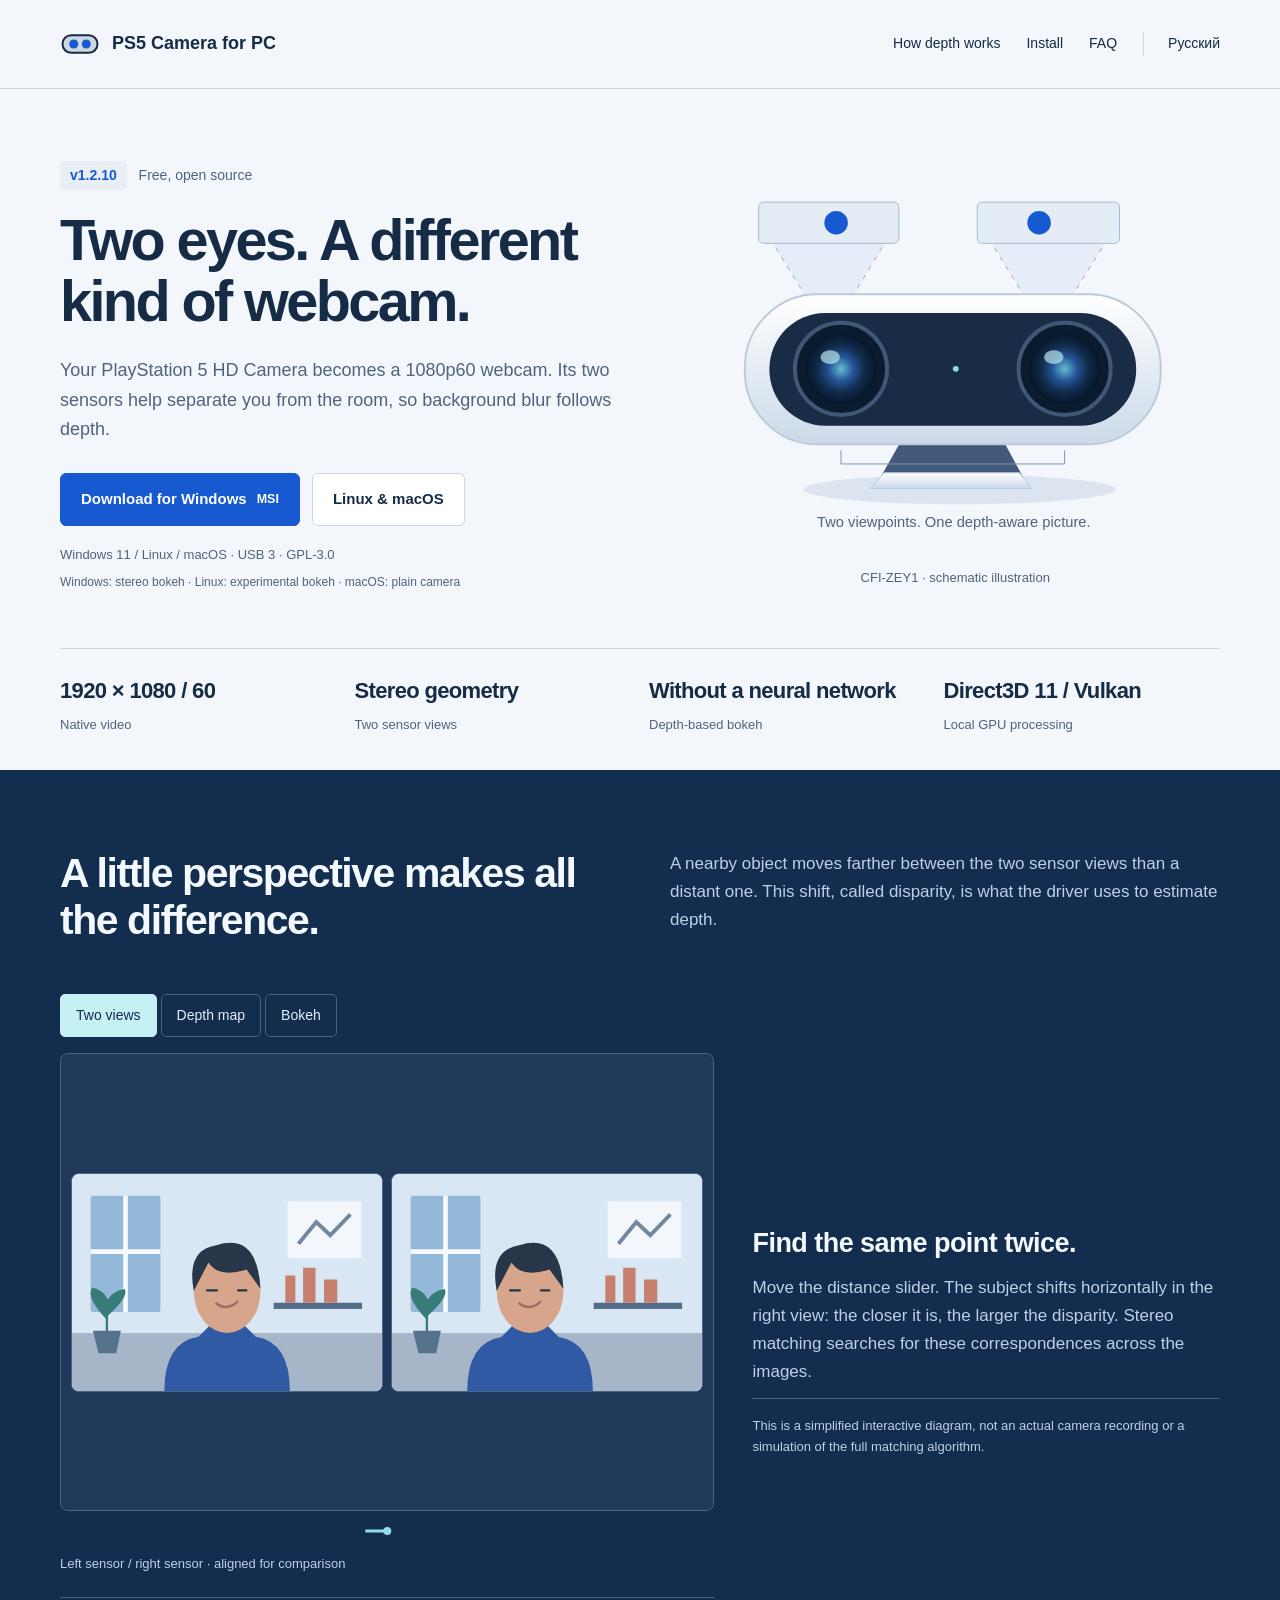
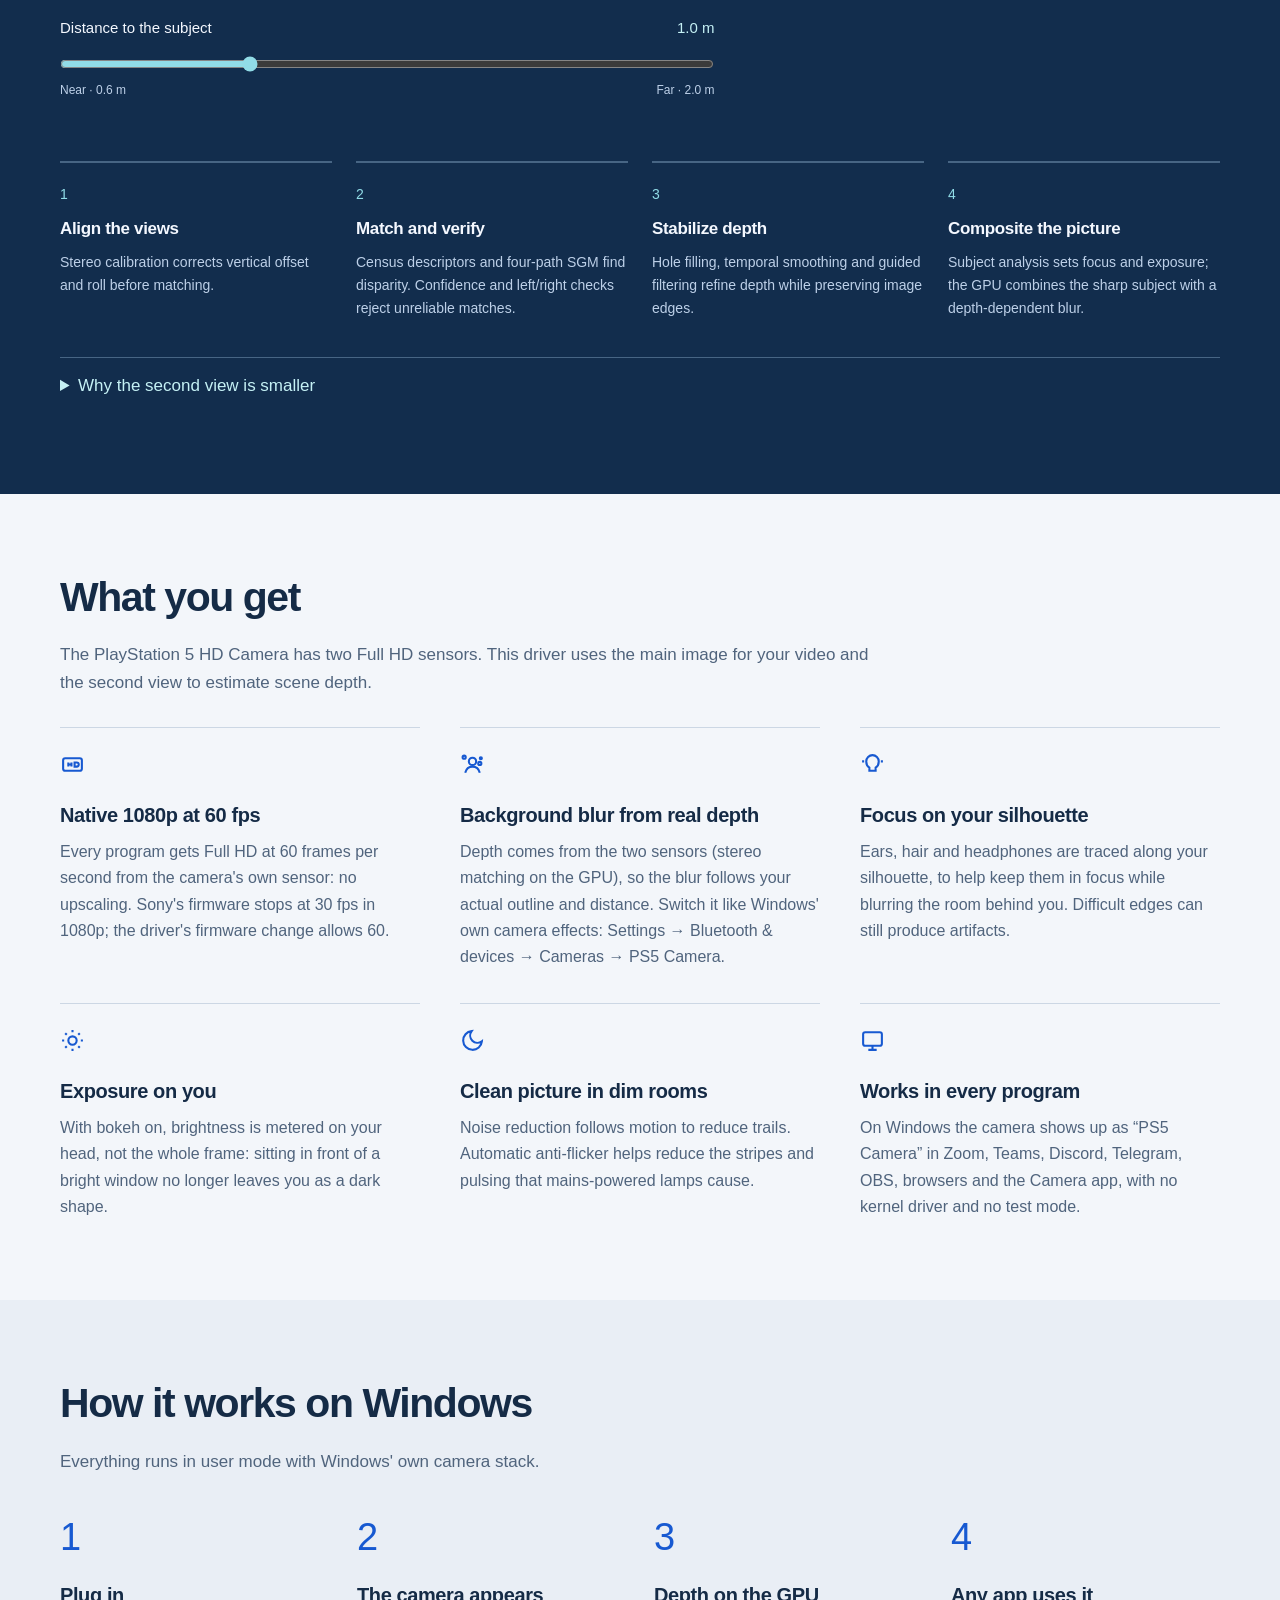
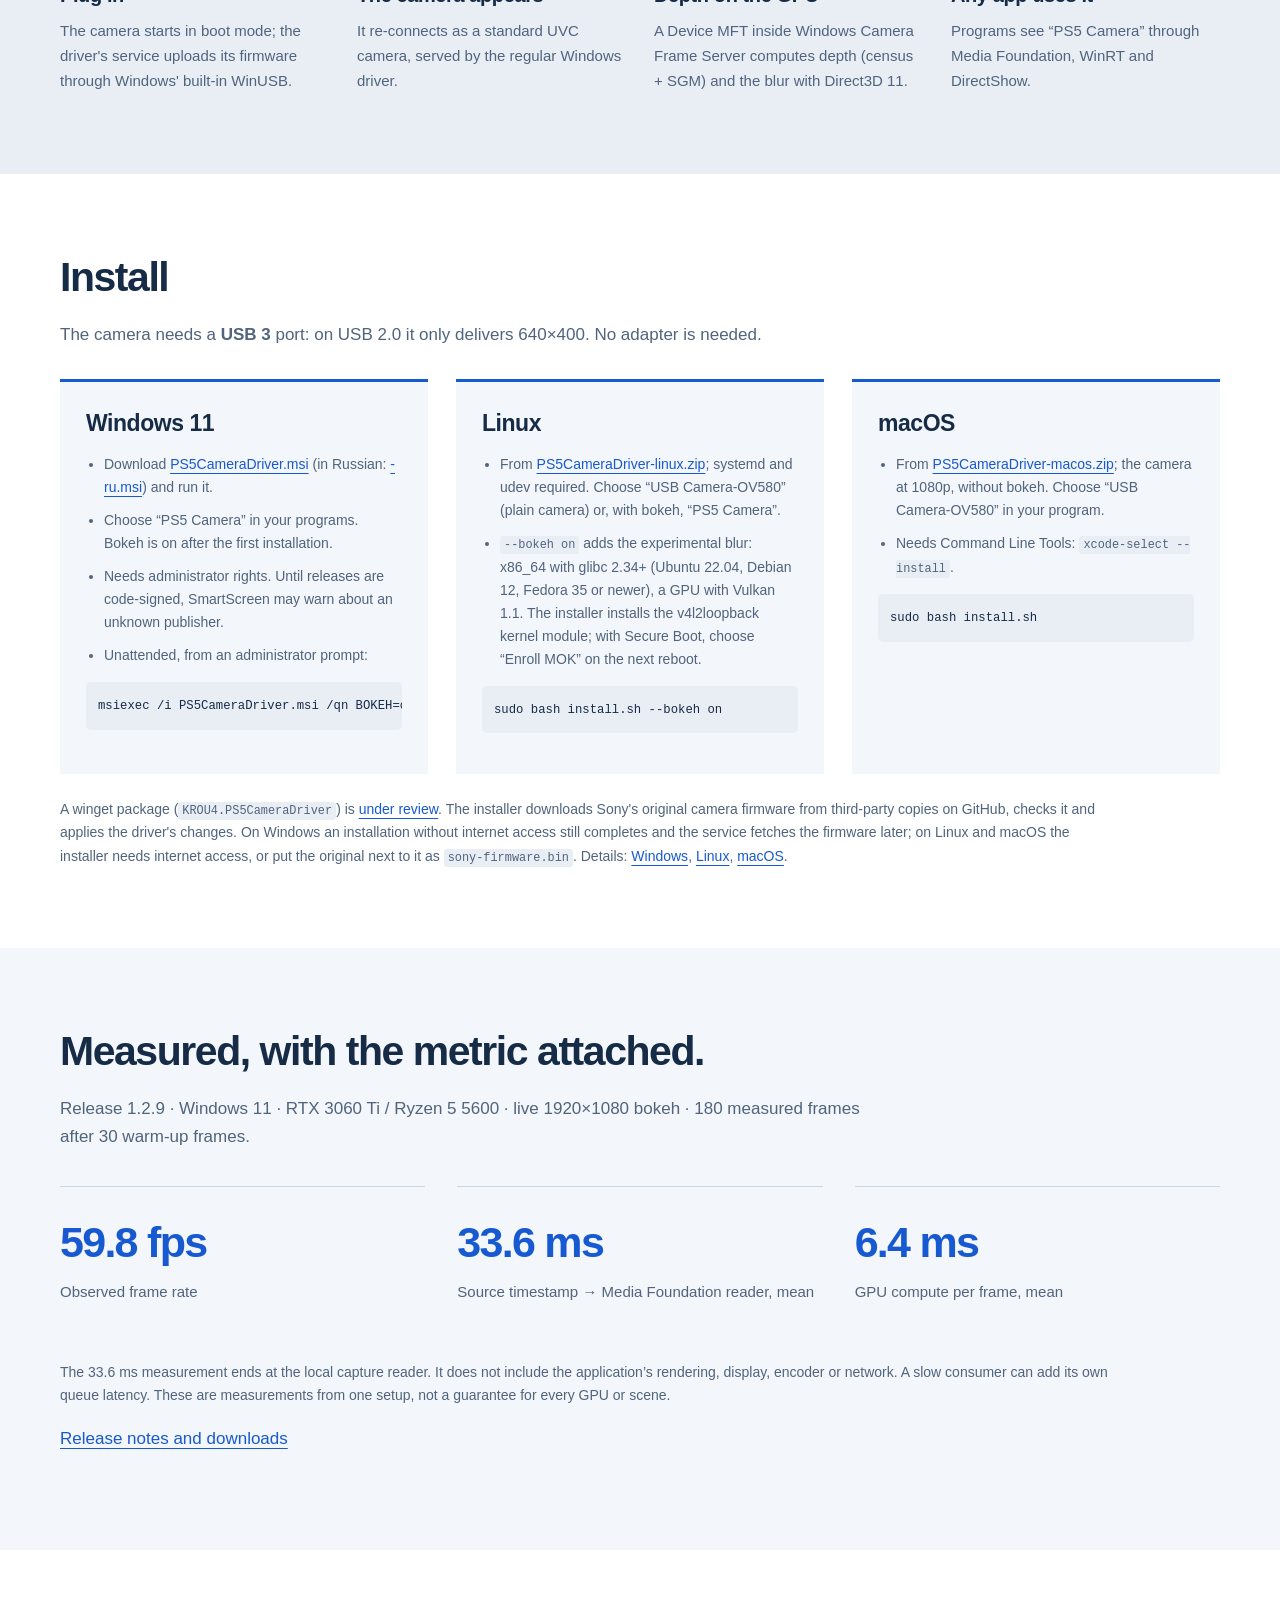
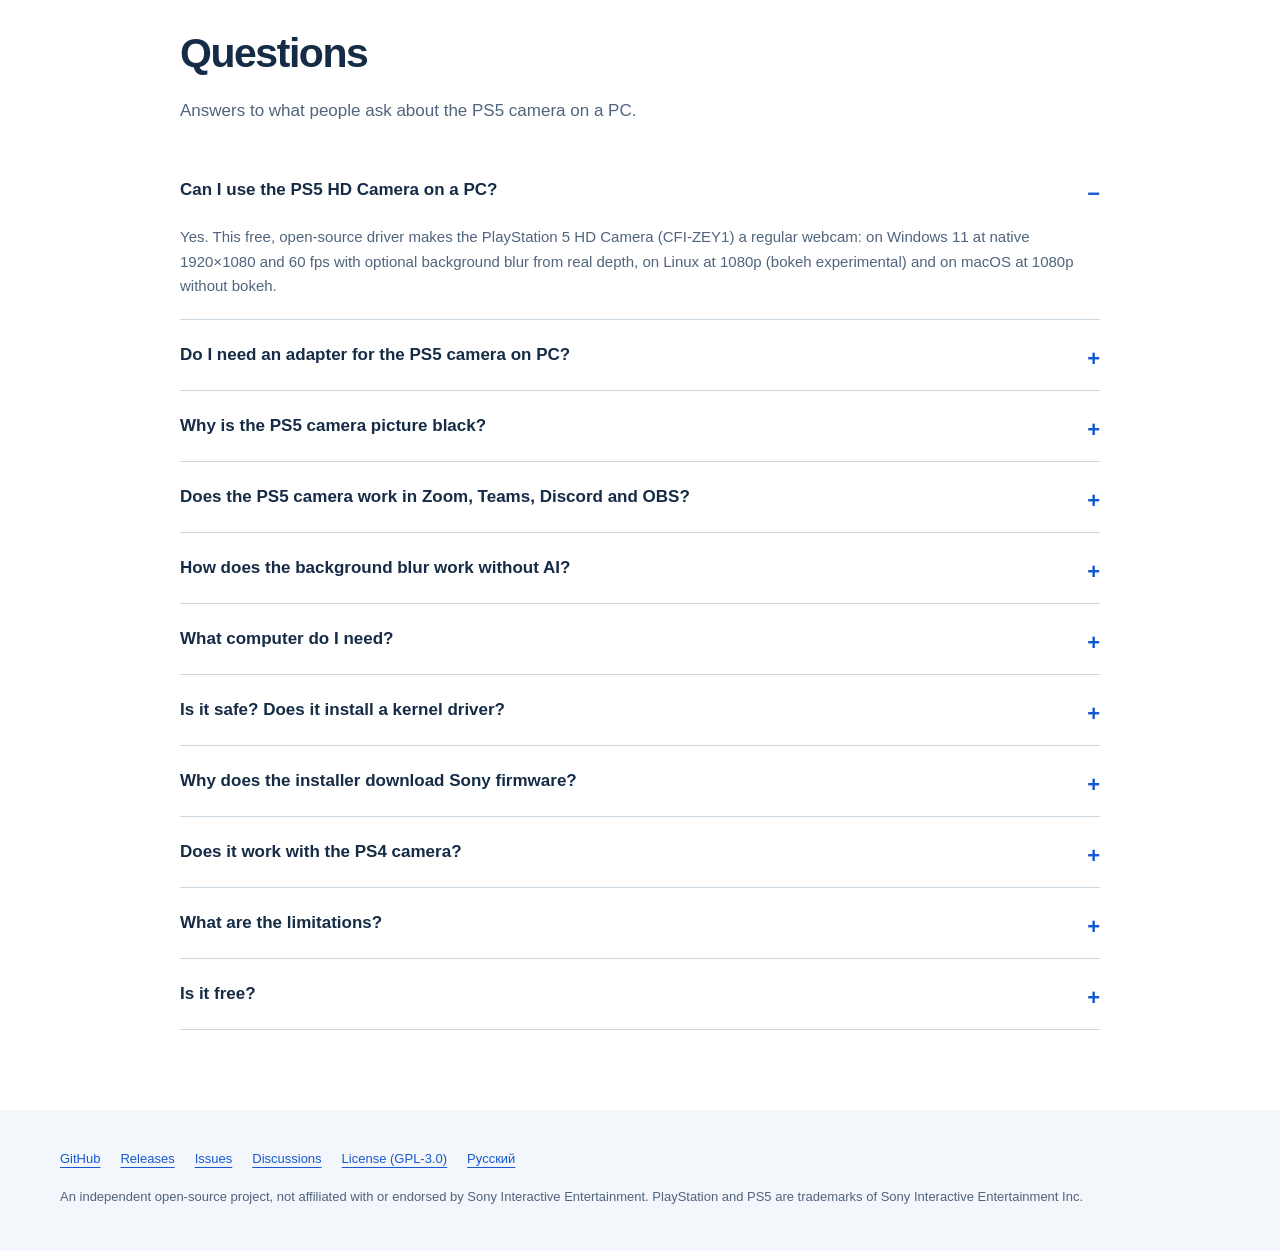
<file: docs/index.html>
<!doctype html>
<html lang="en">
<head>
<meta charset="utf-8">
<meta name="viewport" content="width=device-width, initial-scale=1">
<title>PS5 HD Camera for PC — free 1080p60 webcam driver with depth background blur</title>
<meta name="description" content="Use the PlayStation 5 HD Camera (CFI-ZEY1) as a PC webcam: native 1920x1080 at 60 fps and background blur from real stereo depth on Windows 11, plus Linux and macOS. Free and open source (GPL-3.0).">
<link rel="canonical" href="https://krou4.github.io/PS5CameraDriver/">
<link rel="alternate" hreflang="en" href="https://krou4.github.io/PS5CameraDriver/">
<link rel="alternate" hreflang="ru" href="https://krou4.github.io/PS5CameraDriver/ru/">
<link rel="alternate" hreflang="x-default" href="https://krou4.github.io/PS5CameraDriver/">
<link rel="icon" href="favicon.svg" type="image/svg+xml">
<link rel="stylesheet" href="assets/site.css">
<meta property="og:type" content="website">
<meta property="og:site_name" content="PS5 HD Camera for PC">
<meta property="og:title" content="PS5 HD Camera for PC — 1080p60 webcam with real depth blur">
<meta property="og:description" content="A free, open-source driver that makes the PlayStation 5 HD Camera a regular webcam on Windows 11, Linux and macOS.">
<meta property="og:url" content="https://krou4.github.io/PS5CameraDriver/">
<meta property="og:image" content="https://krou4.github.io/PS5CameraDriver/assets/og.png">
<meta property="og:image:width" content="1200">
<meta property="og:image:height" content="630">
<meta property="og:image:alt" content="PS5 HD Camera as your PC webcam: 1080p at 60 fps and background blur from real depth">
<meta property="og:locale" content="en_US">
<meta property="og:locale:alternate" content="ru_RU">
<meta name="twitter:card" content="summary_large_image">
<script type="application/ld+json">
{
  "@context": "https://schema.org",
  "@type": "SoftwareApplication",
  "name": "PS5 HD Camera for PC",
  "alternateName": ["PS5CameraDriver", "PS5 HD Camera driver"],
  "description": "Driver that makes the PlayStation 5 HD Camera (CFI-ZEY1) a regular webcam: native 1920x1080 at 60 fps and background blur (bokeh) from real stereo depth computed on the GPU. Windows 11, Linux (experimental bokeh) and macOS (no bokeh).",
  "applicationCategory": "MultimediaApplication",
  "applicationSubCategory": "Webcam driver",
  "operatingSystem": "Windows 11, Linux, macOS",
  "url": "https://krou4.github.io/PS5CameraDriver/",
  "downloadUrl": "https://github.com/KROU4/PS5CameraDriver/releases/latest",
  "license": "https://www.gnu.org/licenses/gpl-3.0.html",
  "isAccessibleForFree": true,
  "offers": { "@type": "Offer", "price": "0", "priceCurrency": "USD" },
  "author": { "@type": "Person", "name": "KROU4", "url": "https://github.com/KROU4" },
  "inLanguage": ["en", "ru"]
}
</script>
<script type="application/ld+json">
{
  "@context": "https://schema.org",
  "@type": "FAQPage",
  "inLanguage": "en",
  "mainEntity": [
    {
      "@type": "Question",
      "name": "Can I use the PS5 HD Camera on a PC?",
      "acceptedAnswer": {
        "@type": "Answer",
        "text": "Yes. This free, open-source driver makes the PlayStation 5 HD Camera (CFI-ZEY1) a regular webcam: on Windows 11 at native 1920×1080 and 60 fps with optional background blur from real depth, on Linux at 1080p (bokeh experimental) and on macOS at 1080p without bokeh."
      }
    },
    {
      "@type": "Question",
      "name": "Do I need an adapter for the PS5 camera on PC?",
      "acceptedAnswer": {
        "@type": "Answer",
        "text": "No adapter is needed: plug the camera into a USB 3 port. On a USB 2.0 port the camera only delivers 640×400."
      }
    },
    {
      "@type": "Question",
      "name": "Why is the PS5 camera picture black?",
      "acceptedAnswer": {
        "@type": "Answer",
        "text": "Usually because of the USB connection. The camera's video stream reserves almost the whole bandwidth of a USB 3 link, so behind a hub, a monitor's USB ports or some front-panel ports it may start without delivering a single frame. Plug the camera straight into a USB 3 port of the computer, on a desktop at the back. ps5cam-ctl status shows the camera's USB path, and the driver's log names the cause."
      }
    },
    {
      "@type": "Question",
      "name": "Does the PS5 camera work in Zoom, Teams, Discord and OBS?",
      "acceptedAnswer": {
        "@type": "Answer",
        "text": "Yes, in every program that uses webcams: Zoom, Microsoft Teams, Discord, Telegram, OBS Studio, web browsers and the Windows Camera app. On Windows, and on Linux with bokeh, the camera is called “PS5 Camera”; on macOS and on Linux without bokeh, “USB Camera-OV580”."
      }
    },
    {
      "@type": "Question",
      "name": "How does the background blur work without AI?",
      "acceptedAnswer": {
        "@type": "Answer",
        "text": "The camera has two image sensors. The driver compares the two images with a stereo algorithm (census transform and semi-global matching) on the graphics card, which estimates a lower-resolution disparity field aligned to the full-resolution image, and blurs what lies behind the person like a camera lens with a shallow depth of field. No neural networks are used."
      }
    },
    {
      "@type": "Question",
      "name": "What computer do I need?",
      "acceptedAnswer": {
        "@type": "Answer",
        "text": "On Windows: Windows 11, a USB 3 port and a graphics card with Direct3D 11; integrated graphics count. Processing runs on the GPU; speed depends on the graphics card, scene and settings. Current release measurements are in the performance section. On Linux the bokeh needs Vulkan 1.1; the plain camera on Linux and macOS needs no GPU."
      }
    },
    {
      "@type": "Question",
      "name": "Is it safe? Does it install a kernel driver?",
      "acceptedAnswer": {
        "@type": "Answer",
        "text": "On Windows there is no kernel code and no test mode. The effect runs in user mode as a Device MFT inside Windows Camera Frame Server, and the camera's boot mode uses Windows' built-in WinUSB driver: the installer adds a certificate created on your computer to the trusted stores to install that driver package and deletes its private key right away, so nothing else can be signed with it. On Windows nothing is sent over the network except the firmware download. On Linux the bokeh uses the v4l2loopback kernel module, which the installer installs. The source code is public under GPL-3.0."
      }
    },
    {
      "@type": "Question",
      "name": "Why does the installer download Sony firmware?",
      "acceptedAnswer": {
        "@type": "Answer",
        "text": "The camera needs firmware every time it is plugged in. Sony's firmware is not redistributed: the installer downloads the original image from third-party copies on GitHub, checks its SHA-256 and applies the driver's 90-byte change (1080p at 60 fps, the depth mode, automatic exposure). On Windows an installation without internet access still completes and the service fetches the firmware later; on Linux and macOS the installer needs internet access or the original placed next to it as sony-firmware.bin."
      }
    },
    {
      "@type": "Question",
      "name": "Does it work with the PS4 camera?",
      "acceptedAnswer": {
        "@type": "Answer",
        "text": "No. The driver is for the PlayStation 5 HD Camera (CFI-ZEY1) only. The PS4 camera is a different device and is not supported, even through a USB adapter."
      }
    },
    {
      "@type": "Question",
      "name": "What are the limitations?",
      "acceptedAnswer": {
        "@type": "Answer",
        "text": "One program uses the camera at a time, as with any webcam. The camera measures depth from about half a metre: anything closer is blurred unevenly. Bokeh on Linux is experimental, and macOS has no bokeh (it would need a camera system extension, which macOS only runs with an Apple developer signature)."
      }
    },
    {
      "@type": "Question",
      "name": "Is it free?",
      "acceptedAnswer": {
        "@type": "Answer",
        "text": "Yes. The driver is free and open source under the GNU GPL 3.0. Sony's camera firmware is not part of the project."
      }
    }
  ]
}
</script>
<!-- Yandex.Metrika counter -->
<script type="text/javascript">
    (function(m,e,t,r,i,k,a){
        m[i]=m[i]||function(){(m[i].a=m[i].a||[]).push(arguments)};
        m[i].l=1*new Date();
        for (var j = 0; j < document.scripts.length; j++) {if (document.scripts[j].src === r) { return; }}
        k=e.createElement(t),a=e.getElementsByTagName(t)[0],k.async=1,k.src=r,a.parentNode.insertBefore(k,a)
    })(window, document,'script','https://mc.yandex.ru/metrika/tag.js?id=113591260', 'ym');

    ym(113591260, 'init', {ssr:true, webvisor:true, clickmap:true, ecommerce:"dataLayer", referrer: document.referrer, url: location.href, accurateTrackBounce:true, trackLinks:true});
</script>
<!-- /Yandex.Metrika counter -->
</head>
<body>
<noscript>
<div>
<img src="https://mc.yandex.ru/watch/113591260" style="position:absolute; left:-9999px;" alt="" />
</div>
</noscript>
<a class="skip" href="#content">Skip to content</a>
<header class="top">
<div class="wrap">
<a class="brand" href="./">
<svg viewBox="0 0 32 32" aria-hidden="true">
<rect x="2" y="9" width="28" height="14" rx="7" fill="currentColor" opacity=".16"/>
<rect x="2" y="9" width="28" height="14" rx="7" fill="none" stroke="currentColor" stroke-width="1.6"/>
<circle cx="11" cy="16" r="3.6" fill="var(--accent)"/>
<circle cx="21" cy="16" r="3.6" fill="var(--accent)"/>
</svg>
<span>PS5 Camera for PC</span>
</a>
<nav class="nav" aria-label="Navigation">
<a class="hide-sm" href="#depth">How depth works</a>
<a href="#install">Install</a>
<a class="hide-xs" href="#faq">FAQ</a>
<a href="ru/" lang="ru" hreflang="ru">Русский</a>
</nav>
</div>
</header>
<main id="content">
<section class="hero">
<div class="wrap hero-grid">
<div>
<p class="eyebrow">
<span class="release-pill">v1.2.10</span> Free, open source</p>
<h1>Two eyes. A different kind of webcam.</h1>
<p class="lead">Your PlayStation 5 HD Camera becomes a 1080p60 webcam. Its two sensors help separate you from the room, so background blur follows depth.</p>
<div class="cta">
<a class="btn primary" href="https://github.com/KROU4/PS5CameraDriver/releases/latest/download/PS5CameraDriver.msi">Download for Windows <small>MSI</small>
</a>
<a class="btn" href="#install">Linux &amp; macOS</a>
</div>
<p class="meta">Windows 11 / Linux / macOS · USB 3 · GPL-3.0</p>
<p class="meta platform-note">Windows: stereo bokeh · Linux: experimental bokeh · macOS: plain camera</p>
</div>
<figure class="hardware">
<svg viewBox="0 0 540 410" role="img" aria-labelledby="camera-title">
<title id="camera-title">Schematic of the two lenses of the PS5 HD Camera</title>
<defs>
<linearGradient id="shell" x1="0" y1="0" x2="0" y2="1">
<stop stop-color="#fff"/>
<stop offset="1" stop-color="#cbd9e8"/>
</linearGradient>
<radialGradient id="lens">
<stop stop-color="#66bacd"/>
<stop offset=".35" stop-color="#235599"/>
<stop offset=".65" stop-color="#122d4d"/>
<stop offset="1" stop-color="#071629"/>
</radialGradient>
</defs>
<ellipse cx="275" cy="337" rx="159" ry="15" fill="#dbe4ef"/>
<path d="M142 179L70 62L213 62Z M365 179L293 62L438 62Z" fill="#1759d1" opacity=".06"/>
<path d="M142 179L70 62M142 179L213 62M365 179L293 62M365 179L438 62" stroke="#8cadd2" stroke-dasharray="5 6" fill="none"/>
<rect x="70" y="44" width="143" height="42" rx="5" fill="#e4ecf6" stroke="#a6bad1"/>
<rect x="293" y="44" width="145" height="42" rx="5" fill="#e4ecf6" stroke="#a6bad1"/>
<circle cx="149" cy="65" r="12" fill="#1759d1"/>
<circle cx="356" cy="65" r="12" fill="#1759d1"/>
<path d="M219 281L194 325H340L316 281Z" fill="#425979"/>
<path d="M198 320H336L348 336H184Z" fill="url(#shell)" stroke="#bacbdd"/>
<rect x="56" y="138" width="424" height="153" rx="74" fill="url(#shell)" stroke="#bacbdd" stroke-width="2"/>
<rect x="81" y="157" width="374" height="115" rx="57" fill="#182c46"/>
<circle cx="154" cy="214" r="47" fill="#0b1b2e" stroke="#405776" stroke-width="4"/>
<circle cx="154" cy="214" r="36" fill="url(#lens)"/>
<circle cx="382" cy="214" r="47" fill="#0b1b2e" stroke="#405776" stroke-width="4"/>
<circle cx="382" cy="214" r="36" fill="url(#lens)"/>
<ellipse cx="143" cy="202" rx="10" ry="7" fill="#c5f1f5" opacity=".65"/>
<ellipse cx="371" cy="202" rx="10" ry="7" fill="#c5f1f5" opacity=".65"/>
<circle cx="271" cy="214" r="3" fill="#91dce7"/>
<path d="M154 297V311H382V297" fill="none" stroke="#8096b1"/>
<text x="269" y="375" text-anchor="middle" font-family="Segoe UI,Arial,sans-serif" font-size="15" fill="#50647d">Two viewpoints. One depth-aware picture.</text>
</svg>
<figcaption>CFI-ZEY1 · schematic illustration</figcaption>
</figure>
</div>
<div class="wrap">
<div class="spec-strip">
<div>
<strong>1920 × 1080 / 60</strong>
<span>Native video</span>
</div>
<div>
<strong>Stereo geometry</strong>
<span>Two sensor views</span>
</div>
<div>
<strong>Without a neural network</strong>
<span>Depth-based bokeh</span>
</div>
<div>
<strong>Direct3D 11 / Vulkan</strong>
<span>Local GPU processing</span>
</div>
</div>
</div>
</section>
<section id="depth" class="depth">
<div class="wrap">
<div class="section-intro">
<h2>A little perspective makes all the difference.</h2>
<p class="sub">A nearby object moves farther between the two sensor views than a distant one. This shift, called disparity, is what the driver uses to estimate depth.</p>
</div>
<div class="lab" data-depth-lab>
<div class="depth-views">
<div class="view-controls" role="group" aria-label="Processing stage">
<button type="button" disabled data-view="stereo" aria-pressed="false" aria-controls="view-stereo">Two views</button>
<button type="button" disabled data-view="depth" aria-pressed="false" aria-controls="view-depth">Depth map</button>
<button type="button" disabled data-view="bokeh" aria-pressed="false" aria-controls="view-bokeh">Bokeh</button>
</div>
<figure class="view-panel" id="view-stereo" data-panel="stereo" role="group" aria-label="Two views">
<div class="stereo-pair">
<svg viewBox="0 0 400 280" aria-hidden="true">
<rect width="400" height="280" fill="#d9e6f3"/>
<rect y="205" width="400" height="75" fill="#a6b6c8"/>
<rect x="24" y="28" width="90" height="150" rx="3" fill="#94b8d8"/>
<path d="M69 28V178M24 100H114" stroke="#f6fbff" stroke-width="6"/>
<rect x="278" y="35" width="95" height="74" rx="3" fill="#f3f6fa"/>
<path d="M292 90L315 62L333 79L359 52" fill="none" stroke="#72889e" stroke-width="5"/>
<rect x="260" y="166" width="114" height="8" fill="#526c8a"/>
<path d="M275 166V131H288V166M298 166V121H314V166M325 166V136H342V166" fill="#c6806d"/>
<path d="M45 207V161M45 186Q20 159 27 148Q49 154 45 178M45 182Q71 158 67 150Q46 154 45 174" fill="#387c77" stroke="#387c77" stroke-width="3"/>
<path d="M27 202H63L57 231H34Z" fill="#56738e"/>
<g>
<g fill="#315aa4">
<path d="M119 280Q119 217 163 210L177 196H223L237 210Q281 217 281 280Z"/>
</g>
<ellipse cx="200" cy="151" rx="43" ry="54" fill="#d6a58b"/>
<path d="M157 151Q147 98 186 92Q239 75 243 148L225 123Q190 135 176 114Z" fill="#273749"/>
<path d="M185 166Q200 178 214 164" stroke="#a56b63" stroke-width="3" fill="none"/>
<path d="M173 150H188M213 150H226" stroke="#273749" stroke-width="3"/>
</g>
</svg>
<svg viewBox="0 0 400 280" aria-hidden="true">
<rect width="400" height="280" fill="#d9e6f3"/>
<rect y="205" width="400" height="75" fill="#a6b6c8"/>
<rect x="24" y="28" width="90" height="150" rx="3" fill="#94b8d8"/>
<path d="M69 28V178M24 100H114" stroke="#f6fbff" stroke-width="6"/>
<rect x="278" y="35" width="95" height="74" rx="3" fill="#f3f6fa"/>
<path d="M292 90L315 62L333 79L359 52" fill="none" stroke="#72889e" stroke-width="5"/>
<rect x="260" y="166" width="114" height="8" fill="#526c8a"/>
<path d="M275 166V131H288V166M298 166V121H314V166M325 166V136H342V166" fill="#c6806d"/>
<path d="M45 207V161M45 186Q20 159 27 148Q49 154 45 178M45 182Q71 158 67 150Q46 154 45 174" fill="#387c77" stroke="#387c77" stroke-width="3"/>
<path d="M27 202H63L57 231H34Z" fill="#56738e"/>
<g data-right-subject>
<g fill="#315aa4">
<path d="M119 280Q119 217 163 210L177 196H223L237 210Q281 217 281 280Z"/>
</g>
<ellipse cx="200" cy="151" rx="43" ry="54" fill="#d6a58b"/>
<path d="M157 151Q147 98 186 92Q239 75 243 148L225 123Q190 135 176 114Z" fill="#273749"/>
<path d="M185 166Q200 178 214 164" stroke="#a56b63" stroke-width="3" fill="none"/>
<path d="M173 150H188M213 150H226" stroke="#273749" stroke-width="3"/>
</g>
</svg>
</div>
<svg viewBox="0 0 400 24" aria-hidden="true" class="disparity-ruler">
<line x1="200" y1="12" x2="178" y2="12" data-disparity-line stroke="#91dce7" stroke-width="3"/>
<circle cx="200" cy="12" r="4" fill="#91dce7"/>
</svg>
<figcaption>Left sensor / right sensor · aligned for comparison</figcaption>
</figure>
<figure class="view-panel" id="view-depth" data-panel="depth" role="group" aria-label="Depth map">
<svg viewBox="0 0 400 280" aria-hidden="true">
<rect width="400" height="280" fill="#263b55"/>
<rect x="24" y="28" width="90" height="150" fill="#516981"/>
<rect x="290" y="35" width="74" height="90" fill="#8497a9"/>
<g>
<g data-depth-subject fill="#bebebe">
<path d="M119 280Q119 217 163 210L177 196H223L237 210Q281 217 281 280Z"/>
<ellipse cx="200" cy="151" rx="43" ry="54"/>
</g>
</g>
</svg>
<figcaption>Brighter is nearer · illustrative depth, not captured data</figcaption>
</figure>
<figure class="view-panel" id="view-bokeh" data-panel="bokeh" role="group" aria-label="Bokeh">
<svg viewBox="0 0 400 280" aria-hidden="true">
<defs>
<filter id="blur-en-bokeh">
<feGaussianBlur data-blur stdDeviation="2"/>
</filter>
</defs>
<g filter="url(#blur-en-bokeh)">
<rect width="400" height="280" fill="#d9e6f3"/>
<rect y="205" width="400" height="75" fill="#a6b6c8"/>
<rect x="24" y="28" width="90" height="150" rx="3" fill="#94b8d8"/>
<path d="M69 28V178M24 100H114" stroke="#f6fbff" stroke-width="6"/>
<rect x="278" y="35" width="95" height="74" rx="3" fill="#f3f6fa"/>
<path d="M292 90L315 62L333 79L359 52" fill="none" stroke="#72889e" stroke-width="5"/>
<rect x="260" y="166" width="114" height="8" fill="#526c8a"/>
<path d="M275 166V131H288V166M298 166V121H314V166M325 166V136H342V166" fill="#c6806d"/>
<path d="M45 207V161M45 186Q20 159 27 148Q49 154 45 178M45 182Q71 158 67 150Q46 154 45 174" fill="#387c77" stroke="#387c77" stroke-width="3"/>
<path d="M27 202H63L57 231H34Z" fill="#56738e"/>
</g>
<g>
<g fill="#315aa4">
<path d="M119 280Q119 217 163 210L177 196H223L237 210Q281 217 281 280Z"/>
</g>
<ellipse cx="200" cy="151" rx="43" ry="54" fill="#d6a58b"/>
<path d="M157 151Q147 98 186 92Q239 75 243 148L225 123Q190 135 176 114Z" fill="#273749"/>
<path d="M185 166Q200 178 214 164" stroke="#a56b63" stroke-width="3" fill="none"/>
<path d="M173 150H188M213 150H226" stroke="#273749" stroke-width="3"/>
</g>
</svg>
<figcaption>Focus follows the subject · the background stays at 3 m in this diagram</figcaption>
</figure>
<div class="distance-control">
<div class="distance-label">
<label for="subject-distance">Distance to the subject</label>
<output for="subject-distance">1.0 m</output>
</div>
<input id="subject-distance" type="range" disabled min="0.6" max="2" step="0.1" value="1">
<div class="range-ends">
<span>Near · 0.6 m</span>
<span>Far · 2.0 m</span>
</div>
</div>
</div>
<div class="lab-copy">
<div class="explanation" data-explanation="stereo">
<h3>Find the same point twice.</h3>
<p>Move the distance slider. The subject shifts horizontally in the right view: the closer it is, the larger the disparity. Stereo matching searches for these correspondences across the images.</p>
</div>
<div class="explanation" data-explanation="depth">
<h3>Depth is an estimate.</h3>
<p>Correspondences form a lower-resolution disparity field. Textureless walls, reflections and hidden edges can produce unreliable matches. The pipeline rejects and filters these before using the result.</p>
</div>
<div class="explanation" data-explanation="bokeh">
<h3>Blur follows distance.</h3>
<p>The subject remains in focus. Background blur depends on its separation from the focus plane. Edge-aware filtering and compositing help avoid spilling that blur over the subject.</p>
</div>
<p class="demo-note">This is a simplified interactive diagram, not an actual camera recording or a simulation of the full matching algorithm.</p>
</div>
</div>
<div class="pipeline">
<article>
<span class="ordinal">1</span>
<h3>Align the views</h3>
<p>Stereo calibration corrects vertical offset and roll before matching.</p>
</article>
<article>
<span class="ordinal">2</span>
<h3>Match and verify</h3>
<p>Census descriptors and four-path SGM find disparity. Confidence and left/right checks reject unreliable matches.</p>
</article>
<article>
<span class="ordinal">3</span>
<h3>Stabilize depth</h3>
<p>Hole filling, temporal smoothing and guided filtering refine depth while preserving image edges.</p>
</article>
<article>
<span class="ordinal">4</span>
<h3>Composite the picture</h3>
<p>Subject analysis sets focus and exposure; the GPU combines the sharp subject with a depth-dependent blur.</p>
</article>
</div>
<details class="engineering">
<summary>Why the second view is smaller</summary>
<div>
<p>The main image stays at 1920×1080. The second sensor supplies 960×540 inside a packed 2448×1088 stream. Matching works at approximately 640×360, then guided filtering aligns the depth estimate to the output. Two full 1080p60 streams would exceed the camera’s available USB bandwidth. This layout leaves the main picture at full resolution while using the second view for geometry.</p>
<p>Depth gets less reliable closer than roughly 0.5 m. Transparent surfaces, repetitive patterns and occlusions can still cause artifacts; this is not a precision depth sensor.</p>
<a href="https://github.com/KROU4/PS5CameraDriver/blob/main/src/core/pipeline.cpp">Read the pipeline code</a>
</div>
</details>
</div>
</section>
<section id="features">
<div class="wrap">
<h2>What you get</h2>
<p class="sub">The PlayStation 5 HD Camera has two Full HD sensors. This driver uses the main image for your video and the second view to estimate scene depth.</p>
<div class="grid">
<div class="card">
<div class="icon">
<svg viewBox="0 0 24 24" fill="none" stroke="currentColor" stroke-width="2" aria-hidden="true">
<rect x="3" y="6" width="18" height="12" rx="2"/>
<path d="M8 10v4M8 12h3M11 10v4M14 10h2a2 2 0 0 1 0 4h-2z"/>
</svg>
</div>
<h3>Native 1080p at 60 fps</h3>
<p>Every program gets Full HD at 60 frames per second from the camera's own sensor: no upscaling. Sony's firmware stops at 30 fps in 1080p; the driver's firmware change allows 60.</p>
</div>
<div class="card">
<div class="icon">
<svg viewBox="0 0 24 24" fill="none" stroke="currentColor" stroke-width="2" aria-hidden="true">
<circle cx="12" cy="9" r="3.5"/>
<path d="M5 20c1-4 4-6 7-6s6 2 7 6"/>
<circle cx="4" cy="5" r="1.5"/>
<circle cx="20" cy="6" r="1"/>
<circle cx="19" cy="11" r="1.5"/>
</svg>
</div>
<h3>Background blur from real depth</h3>
<p>Depth comes from the two sensors (stereo matching on the GPU), so the blur follows your actual outline and distance. Switch it like Windows' own camera effects: Settings → Bluetooth &amp; devices → Cameras → PS5 Camera.</p>
</div>
<div class="card">
<div class="icon">
<svg viewBox="0 0 24 24" fill="none" stroke="currentColor" stroke-width="2" aria-hidden="true">
<path d="M12 3a6 6 0 0 0-6 6c0 3 1.5 5 3 6v3h6v-3c1.5-1 3-3 3-6a6 6 0 0 0-6-6z"/>
<path d="M4 9H2M22 9h-2"/>
</svg>
</div>
<h3>Focus on your silhouette</h3>
<p>Ears, hair and headphones are traced along your silhouette, to help keep them in focus while blurring the room behind you. Difficult edges can still produce artifacts.</p>
</div>
<div class="card">
<div class="icon">
<svg viewBox="0 0 24 24" fill="none" stroke="currentColor" stroke-width="2" aria-hidden="true">
<circle cx="12" cy="12" r="4"/>
<path d="M12 2v2M12 20v2M2 12h2M20 12h2M5 5l1.5 1.5M17.5 17.5 19 19M5 19l1.5-1.5M17.5 6.5 19 5"/>
</svg>
</div>
<h3>Exposure on you</h3>
<p>With bokeh on, brightness is metered on your head, not the whole frame: sitting in front of a bright window no longer leaves you as a dark shape.</p>
</div>
<div class="card">
<div class="icon">
<svg viewBox="0 0 24 24" fill="none" stroke="currentColor" stroke-width="2" aria-hidden="true">
<path d="M21 12.8A9 9 0 1 1 11.2 3a7 7 0 0 0 9.8 9.8z"/>
</svg>
</div>
<h3>Clean picture in dim rooms</h3>
<p>Noise reduction follows motion to reduce trails. Automatic anti-flicker helps reduce the stripes and pulsing that mains-powered lamps cause.</p>
</div>
<div class="card">
<div class="icon">
<svg viewBox="0 0 24 24" fill="none" stroke="currentColor" stroke-width="2" aria-hidden="true">
<rect x="3" y="4" width="18" height="13" rx="2"/>
<path d="M8 21h8M12 17v4"/>
</svg>
</div>
<h3>Works in every program</h3>
<p>On Windows the camera shows up as “PS5 Camera” in Zoom, Teams, Discord, Telegram, OBS, browsers and the Camera app, with no kernel driver and no test mode.</p>
</div>
</div>
</div>
</section>
<section id="how">
<div class="wrap">
<h2>How it works on Windows</h2>
<p class="sub">Everything runs in user mode with Windows' own camera stack.</p>
<div class="steps">
<div class="step">
<h3>Plug in</h3>
<p>The camera starts in boot mode; the driver's service uploads its firmware through Windows' built-in WinUSB.</p>
</div>
<div class="step">
<h3>The camera appears</h3>
<p>It re-connects as a standard UVC camera, served by the regular Windows driver.</p>
</div>
<div class="step">
<h3>Depth on the GPU</h3>
<p>A Device MFT inside Windows Camera Frame Server computes depth (census + SGM) and the blur with Direct3D 11.</p>
</div>
<div class="step">
<h3>Any app uses it</h3>
<p>Programs see “PS5 Camera” through Media Foundation, WinRT and DirectShow.</p>
</div>
</div>
</div>
</section>
<section id="install">
<div class="wrap">
<h2>Install</h2>
<p class="sub">The camera needs a <strong>USB 3</strong> port: on USB 2.0 it only delivers 640×400. No adapter is needed.</p>
<div class="os">
<div class="card">
<h3>Windows 11</h3>
<ul>
<li>Download <a href="https://github.com/KROU4/PS5CameraDriver/releases/latest/download/PS5CameraDriver.msi">PS5CameraDriver.msi</a> (in Russian: <a href="https://github.com/KROU4/PS5CameraDriver/releases/latest/download/PS5CameraDriver-ru.msi">-ru.msi</a>) and run it.</li>
<li>Choose “PS5 Camera” in your programs. Bokeh is on after the first installation.</li>
<li>Needs administrator rights. Until releases are code-signed, SmartScreen may warn about an unknown publisher.</li>
<li>Unattended, from an administrator prompt:</li>
</ul>
<pre>
<code>msiexec /i PS5CameraDriver.msi /qn BOKEH=on</code>
</pre>
</div>
<div class="card">
<h3>Linux</h3>
<ul>
<li>From <a href="https://github.com/KROU4/PS5CameraDriver/releases/latest">PS5CameraDriver-linux.zip</a>; systemd and udev required. Choose “USB Camera-OV580” (plain camera) or, with bokeh, “PS5 Camera”.</li>
<li>
<code>--bokeh on</code> adds the experimental blur: x86_64 with glibc 2.34+ (Ubuntu 22.04, Debian 12, Fedora 35 or newer), a GPU with Vulkan 1.1. The installer installs the v4l2loopback kernel module; with Secure Boot, choose “Enroll MOK” on the next reboot.</li>
</ul>
<pre>
<code>sudo bash install.sh --bokeh on</code>
</pre>
</div>
<div class="card">
<h3>macOS</h3>
<ul>
<li>From <a href="https://github.com/KROU4/PS5CameraDriver/releases/latest">PS5CameraDriver-macos.zip</a>; the camera at 1080p, without bokeh. Choose “USB Camera-OV580” in your program.</li>
<li>Needs Command Line Tools: <code>xcode-select --install</code>.</li>
</ul>
<pre>
<code>sudo bash install.sh</code>
</pre>
</div>
</div>
<p class="note">A winget package (<code>KROU4.PS5CameraDriver</code>) is <a href="https://github.com/microsoft/winget-pkgs/pull/449133">under review</a>. The installer downloads Sony's original camera firmware from third-party copies on GitHub, checks it and applies the driver's changes. On Windows an installation without internet access still completes and the service fetches the firmware later; on Linux and macOS the installer needs internet access, or put the original next to it as <code>sony-firmware.bin</code>. Details: <a href="https://github.com/KROU4/PS5CameraDriver/blob/main/installer/README.txt">Windows</a>, <a href="https://github.com/KROU4/PS5CameraDriver/blob/main/installer/linux/README.txt">Linux</a>, <a href="https://github.com/KROU4/PS5CameraDriver/blob/main/installer/macos/README.txt">macOS</a>.</p>
</div>
</section>
<section id="performance">
<div class="wrap">
<h2>Measured, with the metric attached.</h2>
<p class="sub">Release 1.2.9 · Windows 11 · RTX 3060 Ti / Ryzen 5 5600 · live 1920×1080 bokeh · 180 measured frames after 30 warm-up frames.</p>
<div class="bench">
<div>
<strong>59.8 fps</strong>
<span>Observed frame rate</span>
</div>
<div>
<strong>33.6 ms</strong>
<span>Source timestamp → Media Foundation reader, mean</span>
</div>
<div>
<strong>6.4 ms</strong>
<span>GPU compute per frame, mean</span>
</div>
</div>
<p class="note">The 33.6 ms measurement ends at the local capture reader. It does not include the application’s rendering, display, encoder or network. A slow consumer can add its own queue latency. These are measurements from one setup, not a guarantee for every GPU or scene.</p>
<p>
<a href="https://github.com/KROU4/PS5CameraDriver/releases/tag/v1.2.9">Release notes and downloads</a>
</p>
</div>
</section>
<section id="faq" class="faq">
<div class="wrap">
<h2>Questions</h2>
<p class="sub">Answers to what people ask about the PS5 camera on a PC.</p>
<details open>
<summary>Can I use the PS5 HD Camera on a PC?</summary>
<div>
<p>Yes. This free, open-source driver makes the PlayStation 5 HD Camera (CFI-ZEY1) a regular webcam: on Windows 11 at native 1920×1080 and 60 fps with optional background blur from real depth, on Linux at 1080p (bokeh experimental) and on macOS at 1080p without bokeh.</p>
</div>
</details>
<details>
<summary>Do I need an adapter for the PS5 camera on PC?</summary>
<div>
<p>No adapter is needed: plug the camera into a USB 3 port. On a USB 2.0 port the camera only delivers 640×400.</p>
</div>
</details>
<details>
<summary>Why is the PS5 camera picture black?</summary>
<div>
<p>Usually because of the USB connection. The camera's video stream reserves almost the whole bandwidth of a USB 3 link, so behind a hub, a monitor's USB ports or some front-panel ports it may start without delivering a single frame. Plug the camera straight into a USB 3 port of the computer, on a desktop at the back. <code>ps5cam-ctl status</code> shows the camera's USB path, and the driver's log names the cause.</p>
</div>
</details>
<details>
<summary>Does the PS5 camera work in Zoom, Teams, Discord and OBS?</summary>
<div>
<p>Yes, in every program that uses webcams: Zoom, Microsoft Teams, Discord, Telegram, OBS Studio, web browsers and the Windows Camera app. On Windows, and on Linux with bokeh, the camera is called “PS5 Camera”; on macOS and on Linux without bokeh, “USB Camera-OV580”.</p>
</div>
</details>
<details>
<summary>How does the background blur work without AI?</summary>
<div>
<p>The camera has two image sensors. The driver compares the two images with a stereo algorithm (census transform and semi-global matching) on the graphics card, which estimates a lower-resolution disparity field aligned to the full-resolution image, and blurs what lies behind the person like a camera lens with a shallow depth of field. No neural networks are used.</p>
</div>
</details>
<details>
<summary>What computer do I need?</summary>
<div>
<p>On Windows: Windows 11, a USB 3 port and a graphics card with Direct3D 11; integrated graphics count. Processing runs on the GPU; speed depends on the graphics card, scene and settings. Current release measurements are in the performance section. On Linux the bokeh needs Vulkan 1.1; the plain camera on Linux and macOS needs no GPU.</p>
</div>
</details>
<details>
<summary>Is it safe? Does it install a kernel driver?</summary>
<div>
<p>On Windows there is no kernel code and no test mode. The effect runs in user mode as a Device MFT inside Windows Camera Frame Server, and the camera's boot mode uses Windows' built-in WinUSB driver: the installer adds a certificate created on your computer to the trusted stores to install that driver package and deletes its private key right away, so nothing else can be signed with it. On Windows nothing is sent over the network except the firmware download. On Linux the bokeh uses the v4l2loopback kernel module, which the installer installs. The source code is public under GPL-3.0.</p>
</div>
</details>
<details>
<summary>Why does the installer download Sony firmware?</summary>
<div>
<p>The camera needs firmware every time it is plugged in. Sony's firmware is not redistributed: the installer downloads the original image from third-party copies on GitHub, checks its SHA-256 and applies the driver's 90-byte change (1080p at 60 fps, the depth mode, automatic exposure). On Windows an installation without internet access still completes and the service fetches the firmware later; on Linux and macOS the installer needs internet access or the original placed next to it as sony-firmware.bin.</p>
</div>
</details>
<details>
<summary>Does it work with the PS4 camera?</summary>
<div>
<p>No. The driver is for the PlayStation 5 HD Camera (CFI-ZEY1) only. The PS4 camera is a different device and is not supported, even through a USB adapter.</p>
</div>
</details>
<details>
<summary>What are the limitations?</summary>
<div>
<p>One program uses the camera at a time, as with any webcam. The camera measures depth from about half a metre: anything closer is blurred unevenly. Bokeh on Linux is experimental, and macOS has no bokeh (it would need a camera system extension, which macOS only runs with an Apple developer signature).</p>
</div>
</details>
<details>
<summary>Is it free?</summary>
<div>
<p>Yes. The driver is free and open source under the GNU GPL 3.0. Sony's camera firmware is not part of the project.</p>
</div>
</details>
</div>
</section>
</main>
<footer>
<div class="wrap">
<div class="links">
<a href="https://github.com/KROU4/PS5CameraDriver">GitHub</a>
<a href="https://github.com/KROU4/PS5CameraDriver/releases">Releases</a>
<a href="https://github.com/KROU4/PS5CameraDriver/issues">Issues</a>
<a href="https://github.com/KROU4/PS5CameraDriver/discussions">Discussions</a>
<a href="https://github.com/KROU4/PS5CameraDriver/blob/main/LICENSE">License (GPL-3.0)</a>
<a href="ru/" hreflang="ru" lang="ru">Русский</a>
</div>
<p>An independent open-source project, not affiliated with or endorsed by Sony Interactive Entertainment. PlayStation and PS5 are trademarks of Sony Interactive Entertainment Inc.</p>
</div>
</footer>
<script src="assets/depth.js" defer>
</script>
</body>
</html>
</file>
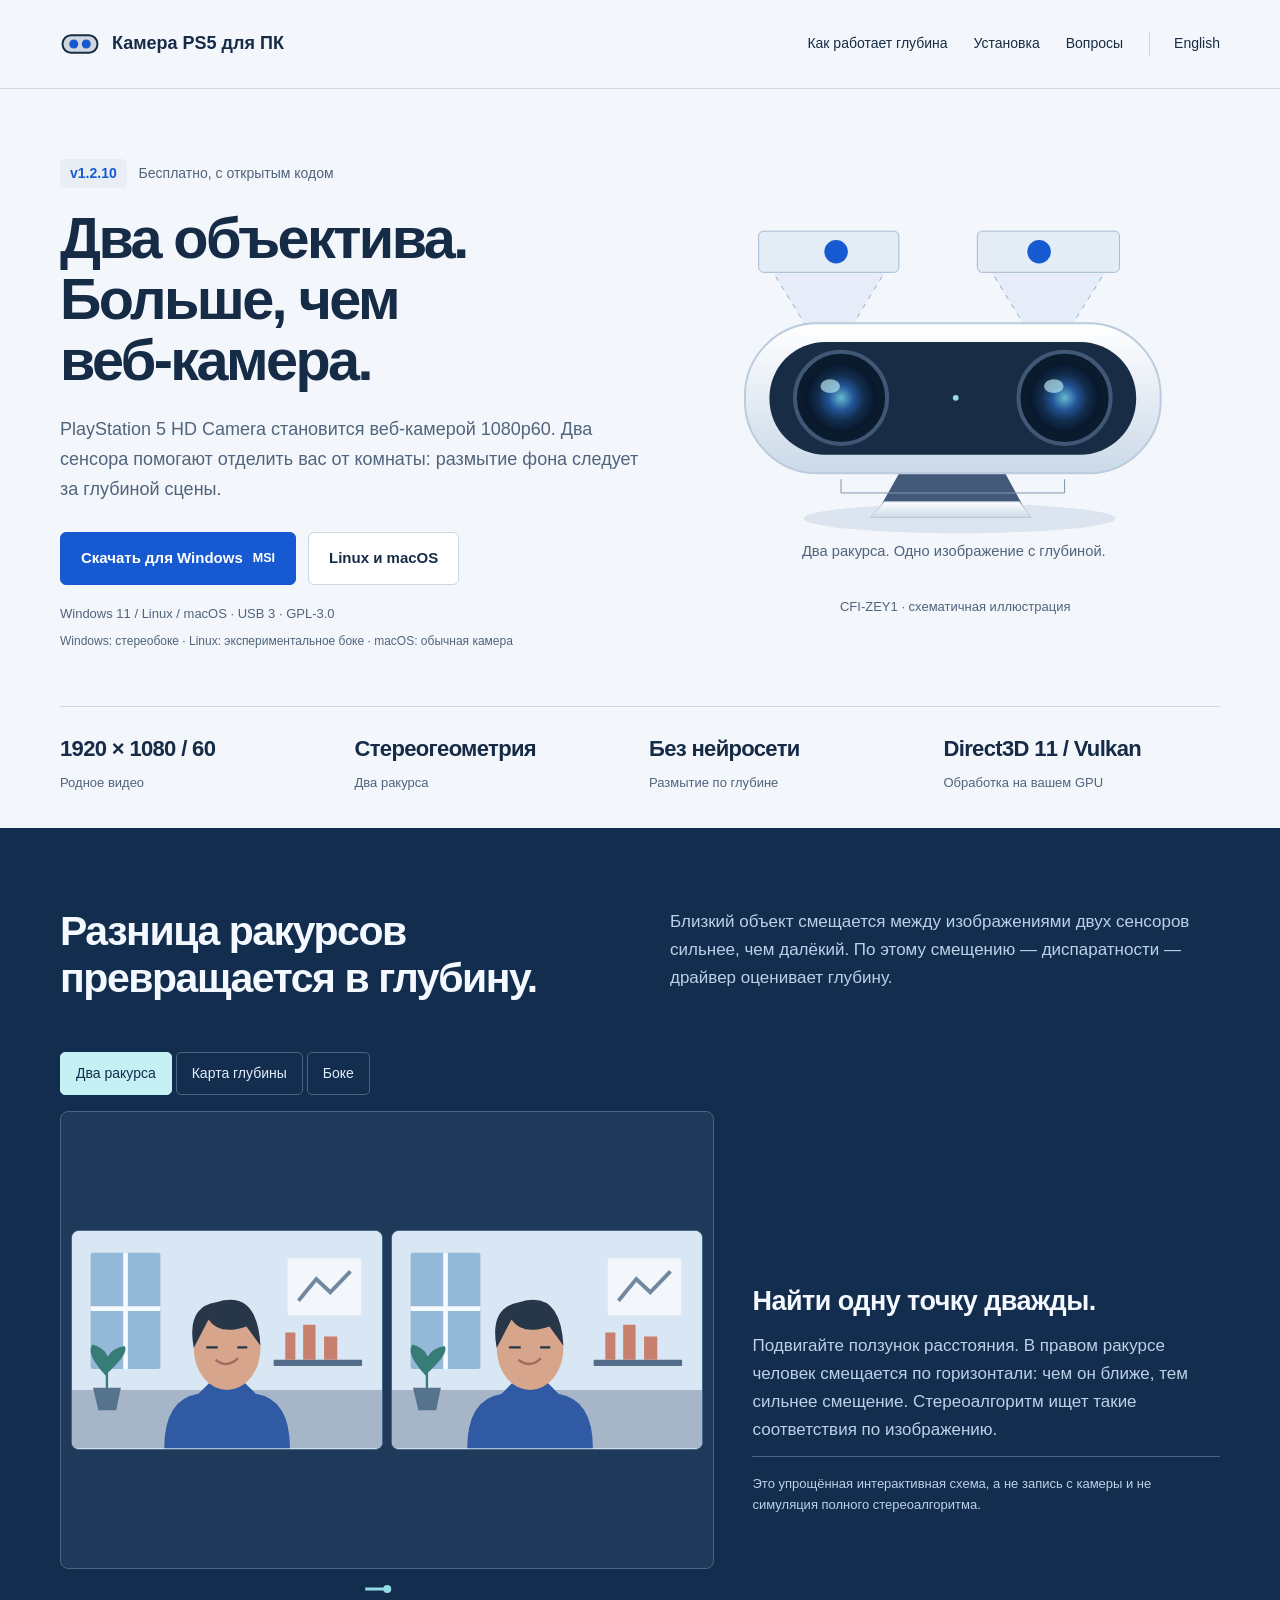
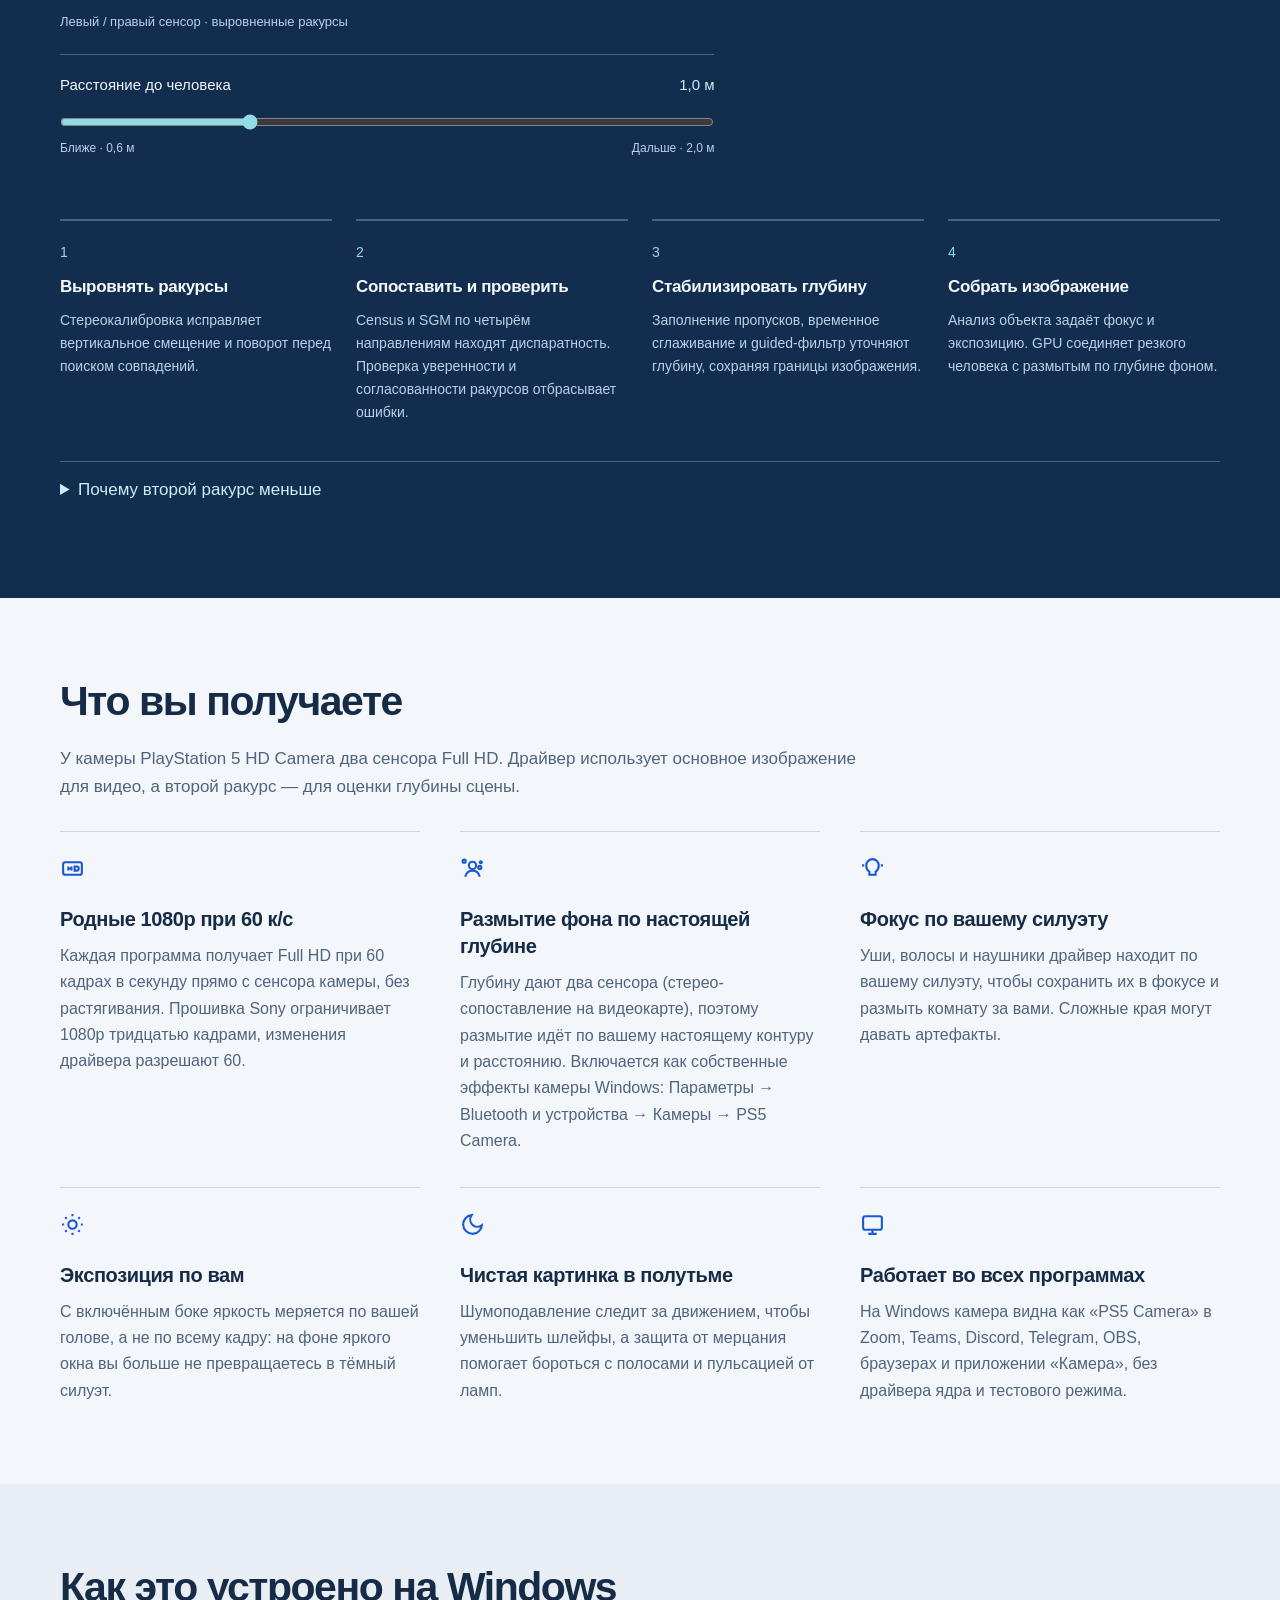
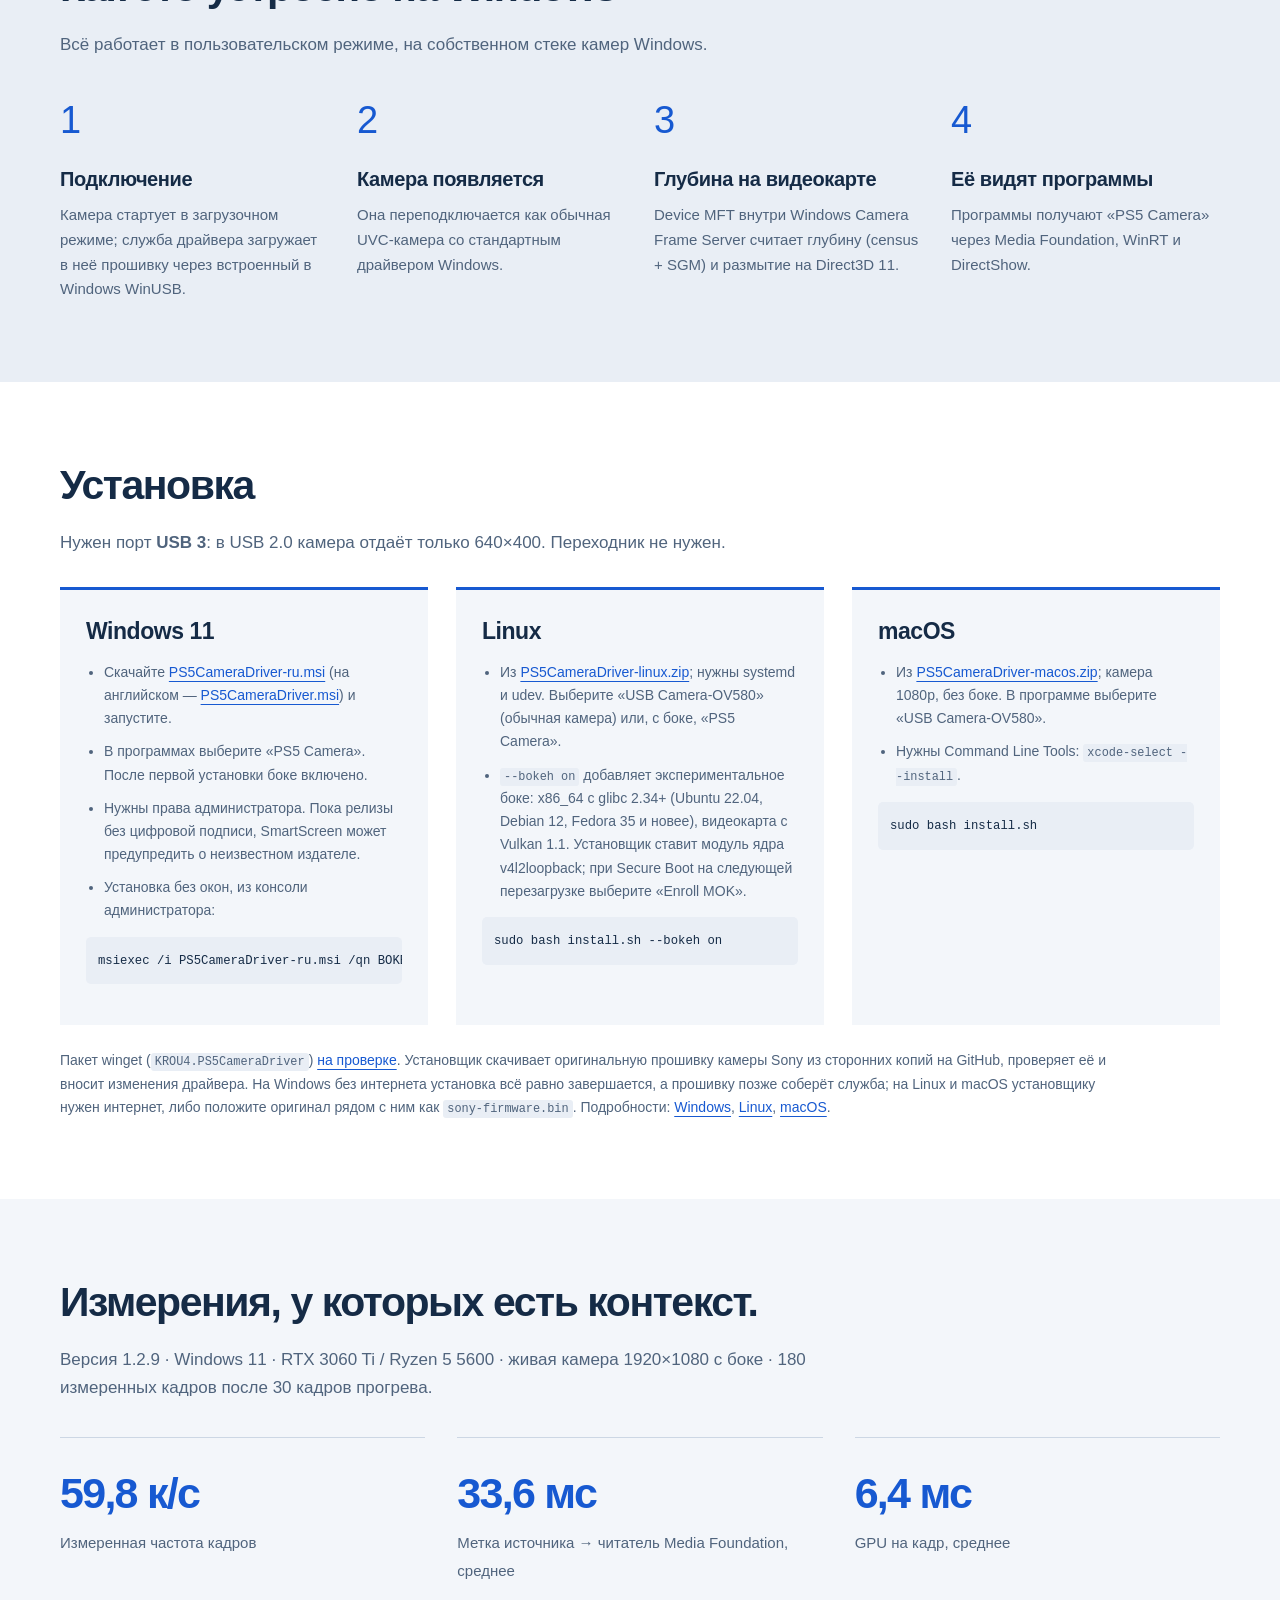
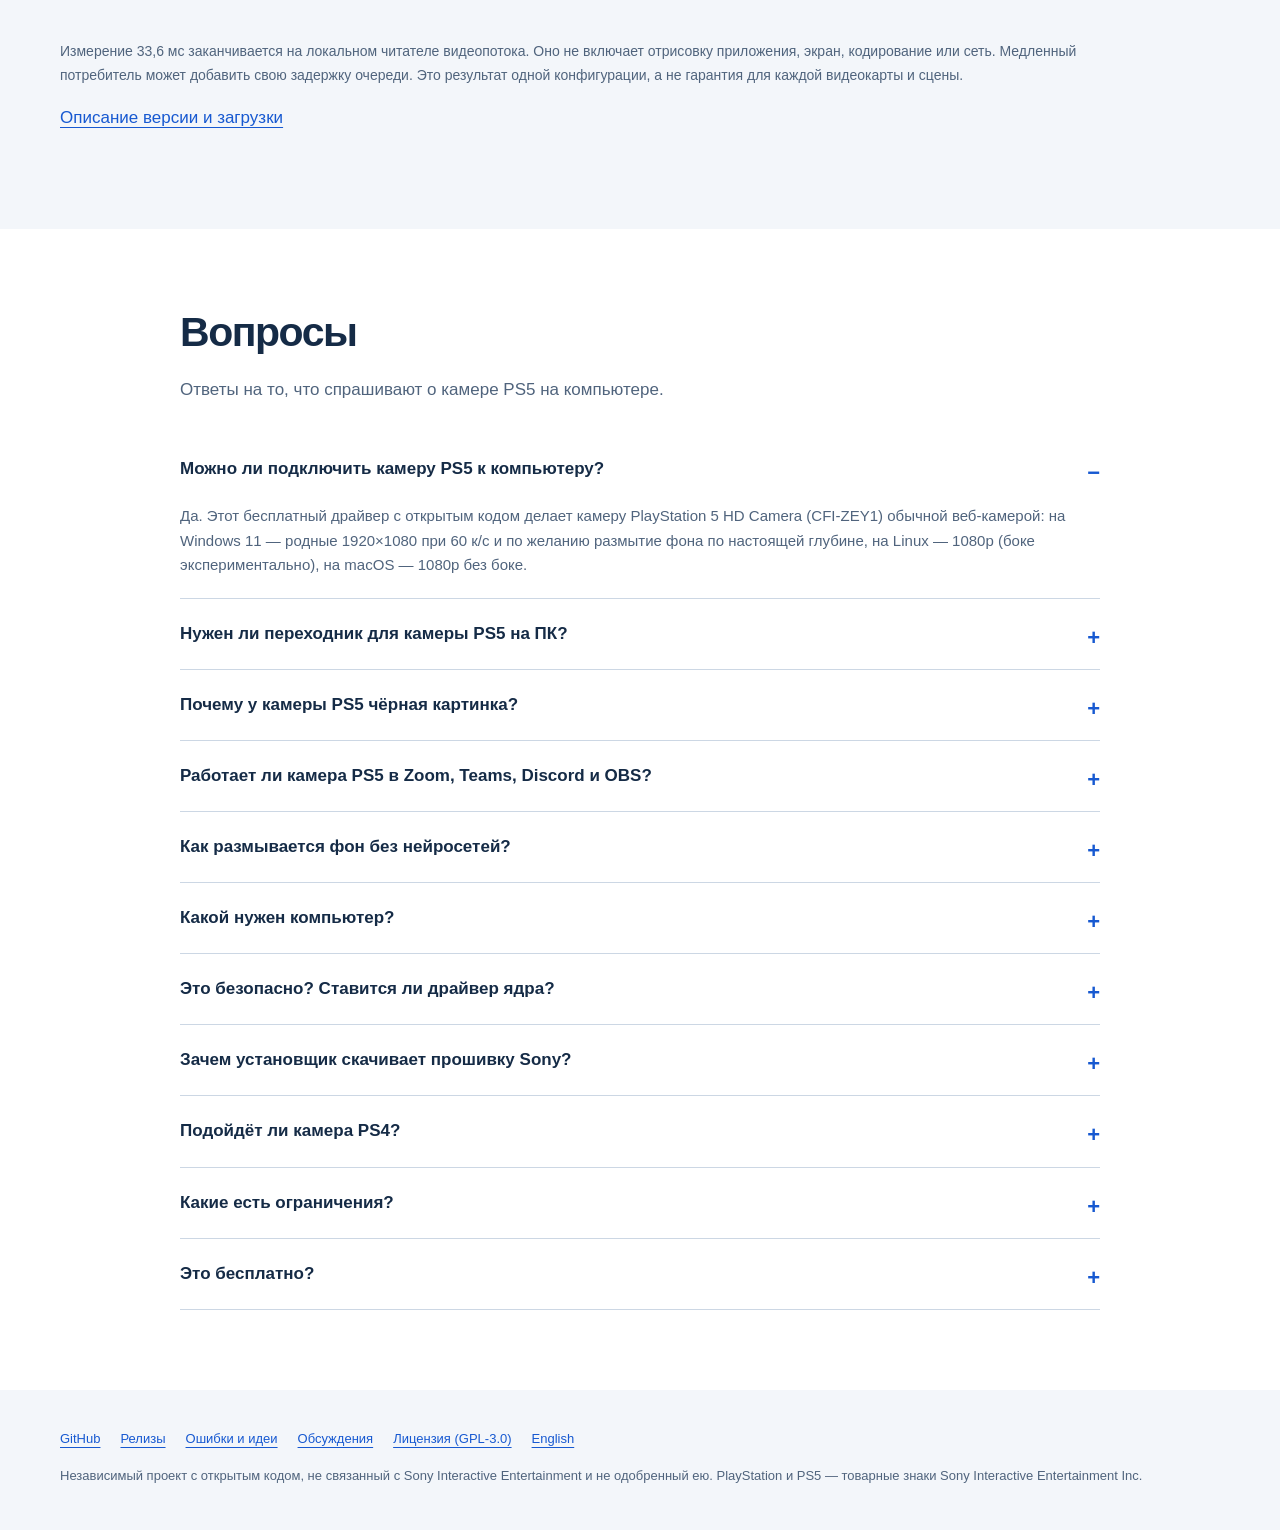
<file: docs/ru/index.html>
<!doctype html>
<html lang="ru">
<head>
<meta charset="utf-8">
<meta name="viewport" content="width=device-width, initial-scale=1">
<title>Камера PS5 для ПК — бесплатный драйвер веб-камеры 1080p60 с размытием фона по глубине</title>
<meta name="description" content="Камера PlayStation 5 HD Camera (CFI-ZEY1) как веб-камера на компьютере: родные 1920x1080 при 60 к/с и размытие фона по настоящей глубине на Windows 11, а также Linux и macOS. Бесплатно и с открытым кодом (GPL-3.0).">
<link rel="canonical" href="https://krou4.github.io/PS5CameraDriver/ru/">
<link rel="alternate" hreflang="en" href="https://krou4.github.io/PS5CameraDriver/">
<link rel="alternate" hreflang="ru" href="https://krou4.github.io/PS5CameraDriver/ru/">
<link rel="alternate" hreflang="x-default" href="https://krou4.github.io/PS5CameraDriver/">
<link rel="icon" href="../favicon.svg" type="image/svg+xml">
<link rel="stylesheet" href="../assets/site.css">
<meta property="og:type" content="website">
<meta property="og:site_name" content="Камера PS5 для ПК">
<meta property="og:title" content="Камера PS5 для ПК — веб-камера 1080p60 с размытием по настоящей глубине">
<meta property="og:description" content="Бесплатный драйвер с открытым кодом: камера PlayStation 5 HD Camera становится обычной веб-камерой на Windows 11, Linux и macOS.">
<meta property="og:url" content="https://krou4.github.io/PS5CameraDriver/ru/">
<meta property="og:image" content="https://krou4.github.io/PS5CameraDriver/assets/og-ru.png">
<meta property="og:image:width" content="1200">
<meta property="og:image:height" content="630">
<meta property="og:image:alt" content="Камера PS5 как веб-камера для ПК: 1080p при 60 к/с и размытие фона по настоящей глубине">
<meta property="og:locale" content="ru_RU">
<meta property="og:locale:alternate" content="en_US">
<meta name="twitter:card" content="summary_large_image">
<script type="application/ld+json">
{
  "@context": "https://schema.org",
  "@type": "SoftwareApplication",
  "name": "PS5 HD Camera for PC",
  "alternateName": ["Камера PS5 для ПК", "PS5CameraDriver", "Драйвер камеры PS5"],
  "description": "Драйвер, который делает камеру PlayStation 5 HD Camera (CFI-ZEY1) обычной веб-камерой: родные 1920x1080 при 60 к/с и размытие фона (боке) по настоящей стерео-глубине, которую считает видеокарта. Windows 11, Linux (боке экспериментально) и macOS (без боке).",
  "applicationCategory": "MultimediaApplication",
  "applicationSubCategory": "Драйвер веб-камеры",
  "operatingSystem": "Windows 11, Linux, macOS",
  "url": "https://krou4.github.io/PS5CameraDriver/ru/",
  "downloadUrl": "https://github.com/KROU4/PS5CameraDriver/releases/latest",
  "license": "https://www.gnu.org/licenses/gpl-3.0.html",
  "isAccessibleForFree": true,
  "offers": { "@type": "Offer", "price": "0", "priceCurrency": "USD" },
  "author": { "@type": "Person", "name": "KROU4", "url": "https://github.com/KROU4" },
  "inLanguage": ["ru", "en"]
}
</script>
<script type="application/ld+json">
{
  "@context": "https://schema.org",
  "@type": "FAQPage",
  "inLanguage": "ru",
  "mainEntity": [
    {
      "@type": "Question",
      "name": "Можно ли подключить камеру PS5 к компьютеру?",
      "acceptedAnswer": {
        "@type": "Answer",
        "text": "Да. Этот бесплатный драйвер с открытым кодом делает камеру PlayStation 5 HD Camera (CFI-ZEY1) обычной веб-камерой: на Windows 11 — родные 1920×1080 при 60 к/с и по желанию размытие фона по настоящей глубине, на Linux — 1080p (боке экспериментально), на macOS — 1080p без боке."
      }
    },
    {
      "@type": "Question",
      "name": "Нужен ли переходник для камеры PS5 на ПК?",
      "acceptedAnswer": {
        "@type": "Answer",
        "text": "Переходник не нужен: камера подключается в порт USB 3. В порту USB 2.0 камера отдаёт только 640×400."
      }
    },
    {
      "@type": "Question",
      "name": "Почему у камеры PS5 чёрная картинка?",
      "acceptedAnswer": {
        "@type": "Answer",
        "text": "Обычно из-за подключения USB. Видеопоток камеры резервирует почти всю пропускную способность линии USB 3, поэтому за хабом, в USB-портах монитора или в некоторых портах передней панели он может запуститься без единого кадра. Подключите камеру прямо в порт USB 3 компьютера, у настольного ПК — сзади. ps5cam-ctl status показывает путь камеры по USB, а журнал драйвера называет причину."
      }
    },
    {
      "@type": "Question",
      "name": "Работает ли камера PS5 в Zoom, Teams, Discord и OBS?",
      "acceptedAnswer": {
        "@type": "Answer",
        "text": "Да, во всех программах, которые работают с веб-камерами: Zoom, Microsoft Teams, Discord, Telegram, OBS Studio, браузерах и приложении «Камера» Windows. На Windows и на Linux с боке камера называется «PS5 Camera», на macOS и на Linux без боке — «USB Camera-OV580»."
      }
    },
    {
      "@type": "Question",
      "name": "Как размывается фон без нейросетей?",
      "acceptedAnswer": {
        "@type": "Answer",
        "text": "У камеры два сенсора. Драйвер сравнивает два изображения стерео-алгоритмом (census-преобразование и semi-global matching) на видеокарте, получает карту диспаратности меньшего разрешения, привязанную к итоговому изображению, и размывает то, что дальше человека, как объектив с малой глубиной резкости. Нейросети не используются."
      }
    },
    {
      "@type": "Question",
      "name": "Какой нужен компьютер?",
      "acceptedAnswer": {
        "@type": "Answer",
        "text": "На Windows: Windows 11, порт USB 3 и видеокарта с Direct3D 11, встроенная графика тоже подходит. Обработка работает на GPU; скорость зависит от видеокарты, сцены и настроек. Измерения текущей версии приведены в разделе производительности. На Linux для боке нужен Vulkan 1.1; обычной камере на Linux и macOS видеокарта не нужна."
      }
    },
    {
      "@type": "Question",
      "name": "Это безопасно? Ставится ли драйвер ядра?",
      "acceptedAnswer": {
        "@type": "Answer",
        "text": "На Windows кода в ядре нет, тестовый режим не нужен. Эффект работает в пользовательском режиме как Device MFT внутри Windows Camera Frame Server, а для загрузочного режима камеры используется встроенный в Windows драйвер WinUSB: чтобы поставить этот пакет драйвера, установщик добавляет в доверенные хранилища сертификат, созданный на вашем компьютере, и сразу удаляет его закрытый ключ, так что ничем другим им подписать нельзя. На Windows в сеть ничего не отправляется, кроме скачивания прошивки. На Linux боке использует модуль ядра v4l2loopback, который ставит установщик. Исходный код открыт под GPL-3.0."
      }
    },
    {
      "@type": "Question",
      "name": "Зачем установщик скачивает прошивку Sony?",
      "acceptedAnswer": {
        "@type": "Answer",
        "text": "Камере нужна прошивка при каждом подключении. Прошивка Sony не распространяется с драйвером: установщик скачивает оригинальный образ из сторонних копий на GitHub, проверяет его SHA-256 и вносит изменения драйвера — 90 байт (1080p при 60 к/с, режим глубины, автоматическая экспозиция). На Windows без интернета установка всё равно завершается, а прошивку позже соберёт служба; на Linux и macOS установщику нужен интернет или оригинал рядом с ним как sony-firmware.bin."
      }
    },
    {
      "@type": "Question",
      "name": "Подойдёт ли камера PS4?",
      "acceptedAnswer": {
        "@type": "Answer",
        "text": "Нет. Драйвер только для камеры PlayStation 5 HD Camera (CFI-ZEY1). Камера PS4 — другое устройство, и она не поддерживается, даже через USB-переходник."
      }
    },
    {
      "@type": "Question",
      "name": "Какие есть ограничения?",
      "acceptedAnswer": {
        "@type": "Answer",
        "text": "Камерой пользуется одна программа за раз, как с любой веб-камерой. Глубину камера измеряет примерно с полуметра: то, что ближе, размывается неровно. Боке на Linux экспериментальное, а на macOS его нет (нужно системное расширение камеры, которое macOS запускает только с подписью разработчика Apple)."
      }
    },
    {
      "@type": "Question",
      "name": "Это бесплатно?",
      "acceptedAnswer": {
        "@type": "Answer",
        "text": "Да. Драйвер бесплатный, с открытым кодом под GNU GPL 3.0. Прошивка камеры принадлежит Sony и в проект не входит."
      }
    }
  ]
}
</script>
<!-- Yandex.Metrika counter -->
<script type="text/javascript">
    (function(m,e,t,r,i,k,a){
        m[i]=m[i]||function(){(m[i].a=m[i].a||[]).push(arguments)};
        m[i].l=1*new Date();
        for (var j = 0; j < document.scripts.length; j++) {if (document.scripts[j].src === r) { return; }}
        k=e.createElement(t),a=e.getElementsByTagName(t)[0],k.async=1,k.src=r,a.parentNode.insertBefore(k,a)
    })(window, document,'script','https://mc.yandex.ru/metrika/tag.js?id=113591260', 'ym');

    ym(113591260, 'init', {ssr:true, webvisor:true, clickmap:true, ecommerce:"dataLayer", referrer: document.referrer, url: location.href, accurateTrackBounce:true, trackLinks:true});
</script>
<!-- /Yandex.Metrika counter -->
</head>
<body>
<noscript>
<div>
<img src="https://mc.yandex.ru/watch/113591260" style="position:absolute; left:-9999px;" alt="" />
</div>
</noscript>
<a class="skip" href="#content">Перейти к содержимому</a>
<header class="top">
<div class="wrap">
<a class="brand" href="./">
<svg viewBox="0 0 32 32" aria-hidden="true">
<rect x="2" y="9" width="28" height="14" rx="7" fill="currentColor" opacity=".16"/>
<rect x="2" y="9" width="28" height="14" rx="7" fill="none" stroke="currentColor" stroke-width="1.6"/>
<circle cx="11" cy="16" r="3.6" fill="var(--accent)"/>
<circle cx="21" cy="16" r="3.6" fill="var(--accent)"/>
</svg>
<span>Камера PS5 для ПК</span>
</a>
<nav class="nav" aria-label="Навигация">
<a class="hide-sm" href="#depth">Как работает глубина</a>
<a href="#install">Установка</a>
<a class="hide-xs" href="#faq">Вопросы</a>
<a href="../" lang="en" hreflang="en">English</a>
</nav>
</div>
</header>
<main id="content">
<section class="hero">
<div class="wrap hero-grid">
<div>
<p class="eyebrow">
<span class="release-pill">v1.2.10</span> Бесплатно, с открытым кодом</p>
<h1>Два объектива. Больше, чем веб‑камера.</h1>
<p class="lead">PlayStation 5 HD Camera становится веб‑камерой 1080p60. Два сенсора помогают отделить вас от комнаты: размытие фона следует за глубиной сцены.</p>
<div class="cta">
<a class="btn primary" href="https://github.com/KROU4/PS5CameraDriver/releases/latest/download/PS5CameraDriver-ru.msi">Скачать для Windows <small>MSI</small>
</a>
<a class="btn" href="#install">Linux и macOS</a>
</div>
<p class="meta">Windows 11 / Linux / macOS · USB 3 · GPL-3.0</p>
<p class="meta platform-note">Windows: стереобоке · Linux: экспериментальное боке · macOS: обычная камера</p>
</div>
<figure class="hardware">
<svg viewBox="0 0 540 410" role="img" aria-labelledby="camera-title">
<title id="camera-title">Схема двух объективов камеры PS5 HD Camera</title>
<defs>
<linearGradient id="shell" x1="0" y1="0" x2="0" y2="1">
<stop stop-color="#fff"/>
<stop offset="1" stop-color="#cbd9e8"/>
</linearGradient>
<radialGradient id="lens">
<stop stop-color="#66bacd"/>
<stop offset=".35" stop-color="#235599"/>
<stop offset=".65" stop-color="#122d4d"/>
<stop offset="1" stop-color="#071629"/>
</radialGradient>
</defs>
<ellipse cx="275" cy="337" rx="159" ry="15" fill="#dbe4ef"/>
<path d="M142 179L70 62L213 62Z M365 179L293 62L438 62Z" fill="#1759d1" opacity=".06"/>
<path d="M142 179L70 62M142 179L213 62M365 179L293 62M365 179L438 62" stroke="#8cadd2" stroke-dasharray="5 6" fill="none"/>
<rect x="70" y="44" width="143" height="42" rx="5" fill="#e4ecf6" stroke="#a6bad1"/>
<rect x="293" y="44" width="145" height="42" rx="5" fill="#e4ecf6" stroke="#a6bad1"/>
<circle cx="149" cy="65" r="12" fill="#1759d1"/>
<circle cx="356" cy="65" r="12" fill="#1759d1"/>
<path d="M219 281L194 325H340L316 281Z" fill="#425979"/>
<path d="M198 320H336L348 336H184Z" fill="url(#shell)" stroke="#bacbdd"/>
<rect x="56" y="138" width="424" height="153" rx="74" fill="url(#shell)" stroke="#bacbdd" stroke-width="2"/>
<rect x="81" y="157" width="374" height="115" rx="57" fill="#182c46"/>
<circle cx="154" cy="214" r="47" fill="#0b1b2e" stroke="#405776" stroke-width="4"/>
<circle cx="154" cy="214" r="36" fill="url(#lens)"/>
<circle cx="382" cy="214" r="47" fill="#0b1b2e" stroke="#405776" stroke-width="4"/>
<circle cx="382" cy="214" r="36" fill="url(#lens)"/>
<ellipse cx="143" cy="202" rx="10" ry="7" fill="#c5f1f5" opacity=".65"/>
<ellipse cx="371" cy="202" rx="10" ry="7" fill="#c5f1f5" opacity=".65"/>
<circle cx="271" cy="214" r="3" fill="#91dce7"/>
<path d="M154 297V311H382V297" fill="none" stroke="#8096b1"/>
<text x="269" y="375" text-anchor="middle" font-family="Segoe UI,Arial,sans-serif" font-size="15" fill="#50647d">Два ракурса. Одно изображение с глубиной.</text>
</svg>
<figcaption>CFI-ZEY1 · схематичная иллюстрация</figcaption>
</figure>
</div>
<div class="wrap">
<div class="spec-strip">
<div>
<strong>1920 × 1080 / 60</strong>
<span>Родное видео</span>
</div>
<div>
<strong>Стереогеометрия</strong>
<span>Два ракурса</span>
</div>
<div>
<strong>Без нейросети</strong>
<span>Размытие по глубине</span>
</div>
<div>
<strong>Direct3D 11 / Vulkan</strong>
<span>Обработка на вашем GPU</span>
</div>
</div>
</div>
</section>
<section id="depth" class="depth">
<div class="wrap">
<div class="section-intro">
<h2>Разница ракурсов превращается в глубину.</h2>
<p class="sub">Близкий объект смещается между изображениями двух сенсоров сильнее, чем далёкий. По этому смещению — диспаратности — драйвер оценивает глубину.</p>
</div>
<div class="lab" data-depth-lab>
<div class="depth-views">
<div class="view-controls" role="group" aria-label="Этап обработки">
<button type="button" disabled data-view="stereo" aria-pressed="false" aria-controls="view-stereo">Два ракурса</button>
<button type="button" disabled data-view="depth" aria-pressed="false" aria-controls="view-depth">Карта глубины</button>
<button type="button" disabled data-view="bokeh" aria-pressed="false" aria-controls="view-bokeh">Боке</button>
</div>
<figure class="view-panel" id="view-stereo" data-panel="stereo" role="group" aria-label="Два ракурса">
<div class="stereo-pair">
<svg viewBox="0 0 400 280" aria-hidden="true">
<rect width="400" height="280" fill="#d9e6f3"/>
<rect y="205" width="400" height="75" fill="#a6b6c8"/>
<rect x="24" y="28" width="90" height="150" rx="3" fill="#94b8d8"/>
<path d="M69 28V178M24 100H114" stroke="#f6fbff" stroke-width="6"/>
<rect x="278" y="35" width="95" height="74" rx="3" fill="#f3f6fa"/>
<path d="M292 90L315 62L333 79L359 52" fill="none" stroke="#72889e" stroke-width="5"/>
<rect x="260" y="166" width="114" height="8" fill="#526c8a"/>
<path d="M275 166V131H288V166M298 166V121H314V166M325 166V136H342V166" fill="#c6806d"/>
<path d="M45 207V161M45 186Q20 159 27 148Q49 154 45 178M45 182Q71 158 67 150Q46 154 45 174" fill="#387c77" stroke="#387c77" stroke-width="3"/>
<path d="M27 202H63L57 231H34Z" fill="#56738e"/>
<g>
<g fill="#315aa4">
<path d="M119 280Q119 217 163 210L177 196H223L237 210Q281 217 281 280Z"/>
</g>
<ellipse cx="200" cy="151" rx="43" ry="54" fill="#d6a58b"/>
<path d="M157 151Q147 98 186 92Q239 75 243 148L225 123Q190 135 176 114Z" fill="#273749"/>
<path d="M185 166Q200 178 214 164" stroke="#a56b63" stroke-width="3" fill="none"/>
<path d="M173 150H188M213 150H226" stroke="#273749" stroke-width="3"/>
</g>
</svg>
<svg viewBox="0 0 400 280" aria-hidden="true">
<rect width="400" height="280" fill="#d9e6f3"/>
<rect y="205" width="400" height="75" fill="#a6b6c8"/>
<rect x="24" y="28" width="90" height="150" rx="3" fill="#94b8d8"/>
<path d="M69 28V178M24 100H114" stroke="#f6fbff" stroke-width="6"/>
<rect x="278" y="35" width="95" height="74" rx="3" fill="#f3f6fa"/>
<path d="M292 90L315 62L333 79L359 52" fill="none" stroke="#72889e" stroke-width="5"/>
<rect x="260" y="166" width="114" height="8" fill="#526c8a"/>
<path d="M275 166V131H288V166M298 166V121H314V166M325 166V136H342V166" fill="#c6806d"/>
<path d="M45 207V161M45 186Q20 159 27 148Q49 154 45 178M45 182Q71 158 67 150Q46 154 45 174" fill="#387c77" stroke="#387c77" stroke-width="3"/>
<path d="M27 202H63L57 231H34Z" fill="#56738e"/>
<g data-right-subject>
<g fill="#315aa4">
<path d="M119 280Q119 217 163 210L177 196H223L237 210Q281 217 281 280Z"/>
</g>
<ellipse cx="200" cy="151" rx="43" ry="54" fill="#d6a58b"/>
<path d="M157 151Q147 98 186 92Q239 75 243 148L225 123Q190 135 176 114Z" fill="#273749"/>
<path d="M185 166Q200 178 214 164" stroke="#a56b63" stroke-width="3" fill="none"/>
<path d="M173 150H188M213 150H226" stroke="#273749" stroke-width="3"/>
</g>
</svg>
</div>
<svg viewBox="0 0 400 24" aria-hidden="true" class="disparity-ruler">
<line x1="200" y1="12" x2="178" y2="12" data-disparity-line stroke="#91dce7" stroke-width="3"/>
<circle cx="200" cy="12" r="4" fill="#91dce7"/>
</svg>
<figcaption>Левый / правый сенсор · выровненные ракурсы</figcaption>
</figure>
<figure class="view-panel" id="view-depth" data-panel="depth" role="group" aria-label="Карта глубины">
<svg viewBox="0 0 400 280" aria-hidden="true">
<rect width="400" height="280" fill="#263b55"/>
<rect x="24" y="28" width="90" height="150" fill="#516981"/>
<rect x="290" y="35" width="74" height="90" fill="#8497a9"/>
<g>
<g data-depth-subject fill="#bebebe">
<path d="M119 280Q119 217 163 210L177 196H223L237 210Q281 217 281 280Z"/>
<ellipse cx="200" cy="151" rx="43" ry="54"/>
</g>
</g>
</svg>
<figcaption>Светлее — ближе · условная глубина, не данные камеры</figcaption>
</figure>
<figure class="view-panel" id="view-bokeh" data-panel="bokeh" role="group" aria-label="Боке">
<svg viewBox="0 0 400 280" aria-hidden="true">
<defs>
<filter id="blur-ru-bokeh">
<feGaussianBlur data-blur stdDeviation="2"/>
</filter>
</defs>
<g filter="url(#blur-ru-bokeh)">
<rect width="400" height="280" fill="#d9e6f3"/>
<rect y="205" width="400" height="75" fill="#a6b6c8"/>
<rect x="24" y="28" width="90" height="150" rx="3" fill="#94b8d8"/>
<path d="M69 28V178M24 100H114" stroke="#f6fbff" stroke-width="6"/>
<rect x="278" y="35" width="95" height="74" rx="3" fill="#f3f6fa"/>
<path d="M292 90L315 62L333 79L359 52" fill="none" stroke="#72889e" stroke-width="5"/>
<rect x="260" y="166" width="114" height="8" fill="#526c8a"/>
<path d="M275 166V131H288V166M298 166V121H314V166M325 166V136H342V166" fill="#c6806d"/>
<path d="M45 207V161M45 186Q20 159 27 148Q49 154 45 178M45 182Q71 158 67 150Q46 154 45 174" fill="#387c77" stroke="#387c77" stroke-width="3"/>
<path d="M27 202H63L57 231H34Z" fill="#56738e"/>
</g>
<g>
<g fill="#315aa4">
<path d="M119 280Q119 217 163 210L177 196H223L237 210Q281 217 281 280Z"/>
</g>
<ellipse cx="200" cy="151" rx="43" ry="54" fill="#d6a58b"/>
<path d="M157 151Q147 98 186 92Q239 75 243 148L225 123Q190 135 176 114Z" fill="#273749"/>
<path d="M185 166Q200 178 214 164" stroke="#a56b63" stroke-width="3" fill="none"/>
<path d="M173 150H188M213 150H226" stroke="#273749" stroke-width="3"/>
</g>
</svg>
<figcaption>Фокус следует за человеком · фон на схеме остаётся в 3 м</figcaption>
</figure>
<div class="distance-control">
<div class="distance-label">
<label for="subject-distance">Расстояние до человека</label>
<output for="subject-distance">1,0 м</output>
</div>
<input id="subject-distance" type="range" disabled min="0.6" max="2" step="0.1" value="1">
<div class="range-ends">
<span>Ближе · 0,6 м</span>
<span>Дальше · 2,0 м</span>
</div>
</div>
</div>
<div class="lab-copy">
<div class="explanation" data-explanation="stereo">
<h3>Найти одну точку дважды.</h3>
<p>Подвигайте ползунок расстояния. В правом ракурсе человек смещается по горизонтали: чем он ближе, тем сильнее смещение. Стереоалгоритм ищет такие соответствия по изображению.</p>
</div>
<div class="explanation" data-explanation="depth">
<h3>Глубина — это оценка.</h3>
<p>Совпадения образуют карту диспаратности меньшего разрешения. Однотонные стены, отражения и перекрытые края дают ненадёжные совпадения. Драйвер отбрасывает и фильтрует их перед использованием.</p>
</div>
<div class="explanation" data-explanation="bokeh">
<h3>Размытие следует за расстоянием.</h3>
<p>Человек остаётся в фокусе. Сила размытия фона зависит от его удаления от плоскости фокуса. Фильтрация с учётом границ и композиция помогают не размывать сам объект.</p>
</div>
<p class="demo-note">Это упрощённая интерактивная схема, а не запись с камеры и не симуляция полного стереоалгоритма.</p>
</div>
</div>
<div class="pipeline">
<article>
<span class="ordinal">1</span>
<h3>Выровнять ракурсы</h3>
<p>Стереокалибровка исправляет вертикальное смещение и поворот перед поиском совпадений.</p>
</article>
<article>
<span class="ordinal">2</span>
<h3>Сопоставить и проверить</h3>
<p>Census и SGM по четырём направлениям находят диспаратность. Проверка уверенности и согласованности ракурсов отбрасывает ошибки.</p>
</article>
<article>
<span class="ordinal">3</span>
<h3>Стабилизировать глубину</h3>
<p>Заполнение пропусков, временное сглаживание и guided-фильтр уточняют глубину, сохраняя границы изображения.</p>
</article>
<article>
<span class="ordinal">4</span>
<h3>Собрать изображение</h3>
<p>Анализ объекта задаёт фокус и экспозицию. GPU соединяет резкого человека с размытым по глубине фоном.</p>
</article>
</div>
<details class="engineering">
<summary>Почему второй ракурс меньше</summary>
<div>
<p>Основное изображение остаётся 1920×1080. Второй сенсор передаёт 960×540 внутри упакованного потока 2448×1088. Сопоставление работает примерно в 640×360, затем guided-фильтр привязывает оценку глубины к итоговому изображению. Два полных потока 1080p60 превысили бы доступную пропускную способность USB камеры. Эта схема сохраняет полное разрешение основного кадра, используя второй ракурс для геометрии.</p>
<p>Ближе примерно 0,5 м глубина становится менее надёжной. Прозрачные поверхности, повторяющиеся узоры и перекрытия всё ещё могут давать артефакты: это не прецизионный датчик глубины.</p>
<a href="https://github.com/KROU4/PS5CameraDriver/blob/main/src/core/pipeline.cpp">Посмотреть код конвейера</a>
</div>
</details>
</div>
</section>
<section id="features">
<div class="wrap">
<h2>Что вы получаете</h2>
<p class="sub">У камеры PlayStation 5 HD Camera два сенсора Full HD. Драйвер использует основное изображение для видео, а второй ракурс — для оценки глубины сцены.</p>
<div class="grid">
<div class="card">
<div class="icon">
<svg viewBox="0 0 24 24" fill="none" stroke="currentColor" stroke-width="2" aria-hidden="true">
<rect x="3" y="6" width="18" height="12" rx="2"/>
<path d="M8 10v4M8 12h3M11 10v4M14 10h2a2 2 0 0 1 0 4h-2z"/>
</svg>
</div>
<h3>Родные 1080p при 60 к/с</h3>
<p>Каждая программа получает Full HD при 60 кадрах в секунду прямо с сенсора камеры, без растягивания. Прошивка Sony ограничивает 1080p тридцатью кадрами, изменения драйвера разрешают 60.</p>
</div>
<div class="card">
<div class="icon">
<svg viewBox="0 0 24 24" fill="none" stroke="currentColor" stroke-width="2" aria-hidden="true">
<circle cx="12" cy="9" r="3.5"/>
<path d="M5 20c1-4 4-6 7-6s6 2 7 6"/>
<circle cx="4" cy="5" r="1.5"/>
<circle cx="20" cy="6" r="1"/>
<circle cx="19" cy="11" r="1.5"/>
</svg>
</div>
<h3>Размытие фона по настоящей глубине</h3>
<p>Глубину дают два сенсора (стерео-сопоставление на видеокарте), поэтому размытие идёт по вашему настоящему контуру и расстоянию. Включается как собственные эффекты камеры Windows: Параметры → Bluetooth и устройства → Камеры → PS5 Camera.</p>
</div>
<div class="card">
<div class="icon">
<svg viewBox="0 0 24 24" fill="none" stroke="currentColor" stroke-width="2" aria-hidden="true">
<path d="M12 3a6 6 0 0 0-6 6c0 3 1.5 5 3 6v3h6v-3c1.5-1 3-3 3-6a6 6 0 0 0-6-6z"/>
<path d="M4 9H2M22 9h-2"/>
</svg>
</div>
<h3>Фокус по вашему силуэту</h3>
<p>Уши, волосы и наушники драйвер находит по вашему силуэту, чтобы сохранить их в фокусе и размыть комнату за вами. Сложные края могут давать артефакты.</p>
</div>
<div class="card">
<div class="icon">
<svg viewBox="0 0 24 24" fill="none" stroke="currentColor" stroke-width="2" aria-hidden="true">
<circle cx="12" cy="12" r="4"/>
<path d="M12 2v2M12 20v2M2 12h2M20 12h2M5 5l1.5 1.5M17.5 17.5 19 19M5 19l1.5-1.5M17.5 6.5 19 5"/>
</svg>
</div>
<h3>Экспозиция по вам</h3>
<p>С включённым боке яркость меряется по вашей голове, а не по всему кадру: на фоне яркого окна вы больше не превращаетесь в тёмный силуэт.</p>
</div>
<div class="card">
<div class="icon">
<svg viewBox="0 0 24 24" fill="none" stroke="currentColor" stroke-width="2" aria-hidden="true">
<path d="M21 12.8A9 9 0 1 1 11.2 3a7 7 0 0 0 9.8 9.8z"/>
</svg>
</div>
<h3>Чистая картинка в полутьме</h3>
<p>Шумоподавление следит за движением, чтобы уменьшить шлейфы, а защита от мерцания помогает бороться с полосами и пульсацией от ламп.</p>
</div>
<div class="card">
<div class="icon">
<svg viewBox="0 0 24 24" fill="none" stroke="currentColor" stroke-width="2" aria-hidden="true">
<rect x="3" y="4" width="18" height="13" rx="2"/>
<path d="M8 21h8M12 17v4"/>
</svg>
</div>
<h3>Работает во всех программах</h3>
<p>На Windows камера видна как «PS5 Camera» в Zoom, Teams, Discord, Telegram, OBS, браузерах и приложении «Камера», без драйвера ядра и тестового режима.</p>
</div>
</div>
</div>
</section>
<section id="how">
<div class="wrap">
<h2>Как это устроено на Windows</h2>
<p class="sub">Всё работает в пользовательском режиме, на собственном стеке камер Windows.</p>
<div class="steps">
<div class="step">
<h3>Подключение</h3>
<p>Камера стартует в загрузочном режиме; служба драйвера загружает в неё прошивку через встроенный в Windows WinUSB.</p>
</div>
<div class="step">
<h3>Камера появляется</h3>
<p>Она переподключается как обычная UVC-камера со стандартным драйвером Windows.</p>
</div>
<div class="step">
<h3>Глубина на видеокарте</h3>
<p>Device MFT внутри Windows Camera Frame Server считает глубину (census + SGM) и размытие на Direct3D 11.</p>
</div>
<div class="step">
<h3>Её видят программы</h3>
<p>Программы получают «PS5 Camera» через Media Foundation, WinRT и DirectShow.</p>
</div>
</div>
</div>
</section>
<section id="install">
<div class="wrap">
<h2>Установка</h2>
<p class="sub">Нужен порт <strong>USB 3</strong>: в USB 2.0 камера отдаёт только 640×400. Переходник не нужен.</p>
<div class="os">
<div class="card">
<h3>Windows 11</h3>
<ul>
<li>Скачайте <a href="https://github.com/KROU4/PS5CameraDriver/releases/latest/download/PS5CameraDriver-ru.msi">PS5CameraDriver-ru.msi</a> (на английском — <a href="https://github.com/KROU4/PS5CameraDriver/releases/latest/download/PS5CameraDriver.msi">PS5CameraDriver.msi</a>) и запустите.</li>
<li>В программах выберите «PS5 Camera». После первой установки боке включено.</li>
<li>Нужны права администратора. Пока релизы без цифровой подписи, SmartScreen может предупредить о неизвестном издателе.</li>
<li>Установка без окон, из консоли администратора:</li>
</ul>
<pre>
<code>msiexec /i PS5CameraDriver-ru.msi /qn BOKEH=on</code>
</pre>
</div>
<div class="card">
<h3>Linux</h3>
<ul>
<li>Из <a href="https://github.com/KROU4/PS5CameraDriver/releases/latest">PS5CameraDriver-linux.zip</a>; нужны systemd и udev. Выберите «USB Camera-OV580» (обычная камера) или, с боке, «PS5 Camera».</li>
<li>
<code>--bokeh on</code> добавляет экспериментальное боке: x86_64 с glibc 2.34+ (Ubuntu 22.04, Debian 12, Fedora 35 и новее), видеокарта с Vulkan 1.1. Установщик ставит модуль ядра v4l2loopback; при Secure Boot на следующей перезагрузке выберите «Enroll MOK».</li>
</ul>
<pre>
<code>sudo bash install.sh --bokeh on</code>
</pre>
</div>
<div class="card">
<h3>macOS</h3>
<ul>
<li>Из <a href="https://github.com/KROU4/PS5CameraDriver/releases/latest">PS5CameraDriver-macos.zip</a>; камера 1080p, без боке. В программе выберите «USB Camera-OV580».</li>
<li>Нужны Command Line Tools: <code>xcode-select --install</code>.</li>
</ul>
<pre>
<code>sudo bash install.sh</code>
</pre>
</div>
</div>
<p class="note">Пакет winget (<code>KROU4.PS5CameraDriver</code>) <a href="https://github.com/microsoft/winget-pkgs/pull/449133">на проверке</a>. Установщик скачивает оригинальную прошивку камеры Sony из сторонних копий на GitHub, проверяет её и вносит изменения драйвера. На Windows без интернета установка всё равно завершается, а прошивку позже соберёт служба; на Linux и macOS установщику нужен интернет, либо положите оригинал рядом с ним как <code>sony-firmware.bin</code>. Подробности: <a href="https://github.com/KROU4/PS5CameraDriver/blob/main/installer/README.ru.txt">Windows</a>, <a href="https://github.com/KROU4/PS5CameraDriver/blob/main/installer/linux/README.ru.txt">Linux</a>, <a href="https://github.com/KROU4/PS5CameraDriver/blob/main/installer/macos/README.ru.txt">macOS</a>.</p>
</div>
</section>
<section id="performance">
<div class="wrap">
<h2>Измерения, у которых есть контекст.</h2>
<p class="sub">Версия 1.2.9 · Windows 11 · RTX 3060 Ti / Ryzen 5 5600 · живая камера 1920×1080 с боке · 180 измеренных кадров после 30 кадров прогрева.</p>
<div class="bench">
<div>
<strong>59,8 к/с</strong>
<span>Измеренная частота кадров</span>
</div>
<div>
<strong>33,6 мс</strong>
<span>Метка источника → читатель Media Foundation, среднее</span>
</div>
<div>
<strong>6,4 мс</strong>
<span>GPU на кадр, среднее</span>
</div>
</div>
<p class="note">Измерение 33,6 мс заканчивается на локальном читателе видеопотока. Оно не включает отрисовку приложения, экран, кодирование или сеть. Медленный потребитель может добавить свою задержку очереди. Это результат одной конфигурации, а не гарантия для каждой видеокарты и сцены.</p>
<p>
<a href="https://github.com/KROU4/PS5CameraDriver/releases/tag/v1.2.9">Описание версии и загрузки</a>
</p>
</div>
</section>
<section id="faq" class="faq">
<div class="wrap">
<h2>Вопросы</h2>
<p class="sub">Ответы на то, что спрашивают о камере PS5 на компьютере.</p>
<details open>
<summary>Можно ли подключить камеру PS5 к компьютеру?</summary>
<div>
<p>Да. Этот бесплатный драйвер с открытым кодом делает камеру PlayStation 5 HD Camera (CFI-ZEY1) обычной веб-камерой: на Windows 11 — родные 1920×1080 при 60 к/с и по желанию размытие фона по настоящей глубине, на Linux — 1080p (боке экспериментально), на macOS — 1080p без боке.</p>
</div>
</details>
<details>
<summary>Нужен ли переходник для камеры PS5 на ПК?</summary>
<div>
<p>Переходник не нужен: камера подключается в порт USB 3. В порту USB 2.0 камера отдаёт только 640×400.</p>
</div>
</details>
<details>
<summary>Почему у камеры PS5 чёрная картинка?</summary>
<div>
<p>Обычно из-за подключения USB. Видеопоток камеры резервирует почти всю пропускную способность линии USB 3, поэтому за хабом, в USB-портах монитора или в некоторых портах передней панели он может запуститься без единого кадра. Подключите камеру прямо в порт USB 3 компьютера, у настольного ПК — сзади. <code>ps5cam-ctl status</code> показывает путь камеры по USB, а журнал драйвера называет причину.</p>
</div>
</details>
<details>
<summary>Работает ли камера PS5 в Zoom, Teams, Discord и OBS?</summary>
<div>
<p>Да, во всех программах, которые работают с веб-камерами: Zoom, Microsoft Teams, Discord, Telegram, OBS Studio, браузерах и приложении «Камера» Windows. На Windows и на Linux с боке камера называется «PS5 Camera», на macOS и на Linux без боке — «USB Camera-OV580».</p>
</div>
</details>
<details>
<summary>Как размывается фон без нейросетей?</summary>
<div>
<p>У камеры два сенсора. Драйвер сравнивает два изображения стерео-алгоритмом (census-преобразование и semi-global matching) на видеокарте, получает карту диспаратности меньшего разрешения, привязанную к итоговому изображению, и размывает то, что дальше человека, как объектив с малой глубиной резкости. Нейросети не используются.</p>
</div>
</details>
<details>
<summary>Какой нужен компьютер?</summary>
<div>
<p>На Windows: Windows 11, порт USB 3 и видеокарта с Direct3D 11, встроенная графика тоже подходит. Обработка работает на GPU; скорость зависит от видеокарты, сцены и настроек. Измерения текущей версии приведены в разделе производительности. На Linux для боке нужен Vulkan 1.1; обычной камере на Linux и macOS видеокарта не нужна.</p>
</div>
</details>
<details>
<summary>Это безопасно? Ставится ли драйвер ядра?</summary>
<div>
<p>На Windows кода в ядре нет, тестовый режим не нужен. Эффект работает в пользовательском режиме как Device MFT внутри Windows Camera Frame Server, а для загрузочного режима камеры используется встроенный в Windows драйвер WinUSB: чтобы поставить этот пакет драйвера, установщик добавляет в доверенные хранилища сертификат, созданный на вашем компьютере, и сразу удаляет его закрытый ключ, так что ничем другим им подписать нельзя. На Windows в сеть ничего не отправляется, кроме скачивания прошивки. На Linux боке использует модуль ядра v4l2loopback, который ставит установщик. Исходный код открыт под GPL-3.0.</p>
</div>
</details>
<details>
<summary>Зачем установщик скачивает прошивку Sony?</summary>
<div>
<p>Камере нужна прошивка при каждом подключении. Прошивка Sony не распространяется с драйвером: установщик скачивает оригинальный образ из сторонних копий на GitHub, проверяет его SHA-256 и вносит изменения драйвера — 90 байт (1080p при 60 к/с, режим глубины, автоматическая экспозиция). На Windows без интернета установка всё равно завершается, а прошивку позже соберёт служба; на Linux и macOS установщику нужен интернет или оригинал рядом с ним как sony-firmware.bin.</p>
</div>
</details>
<details>
<summary>Подойдёт ли камера PS4?</summary>
<div>
<p>Нет. Драйвер только для камеры PlayStation 5 HD Camera (CFI-ZEY1). Камера PS4 — другое устройство, и она не поддерживается, даже через USB-переходник.</p>
</div>
</details>
<details>
<summary>Какие есть ограничения?</summary>
<div>
<p>Камерой пользуется одна программа за раз, как с любой веб-камерой. Глубину камера измеряет примерно с полуметра: то, что ближе, размывается неровно. Боке на Linux экспериментальное, а на macOS его нет (нужно системное расширение камеры, которое macOS запускает только с подписью разработчика Apple).</p>
</div>
</details>
<details>
<summary>Это бесплатно?</summary>
<div>
<p>Да. Драйвер бесплатный, с открытым кодом под GNU GPL 3.0. Прошивка камеры принадлежит Sony и в проект не входит.</p>
</div>
</details>
</div>
</section>
</main>
<footer>
<div class="wrap">
<div class="links">
<a href="https://github.com/KROU4/PS5CameraDriver">GitHub</a>
<a href="https://github.com/KROU4/PS5CameraDriver/releases">Релизы</a>
<a href="https://github.com/KROU4/PS5CameraDriver/issues">Ошибки и идеи</a>
<a href="https://github.com/KROU4/PS5CameraDriver/discussions">Обсуждения</a>
<a href="https://github.com/KROU4/PS5CameraDriver/blob/main/LICENSE">Лицензия (GPL-3.0)</a>
<a href="../" hreflang="en" lang="en">English</a>
</div>
<p>Независимый проект с открытым кодом, не связанный с Sony Interactive Entertainment и не одобренный ею. PlayStation и PS5 — товарные знаки Sony Interactive Entertainment Inc.</p>
</div>
</footer>
<script src="../assets/depth.js" defer>
</script>
</body>
</html>
</file>
<file: docs/assets/site.css>
:root {
  --bg: #f3f6fa;
  --bg-soft: #e9eef5;
  --card: #fff;
  --line: #ccd7e4;
  --text: #152b46;
  --muted: #50647d;
  --accent: #1759d1;
  --code: #e9eef5;
  color-scheme: light;
}
* {
  box-sizing: border-box;
}
html {
  -webkit-text-size-adjust: 100%;
}
body {
  margin: 0;
  background: var(--bg);
  color: var(--text);
  font: 17px/1.65 "Segoe UI","Helvetica Neue",Arial,sans-serif;
}
a {
  color: var(--accent);
  text-underline-offset: 4px;
}
a:hover {
  text-decoration: none;
}
a:focus-visible,button:focus-visible,input:focus-visible,summary:focus-visible {
  outline: 3px solid var(--accent);
  outline-offset: 5px;
}
button,input {
  font: inherit;
}
button {
  cursor: pointer;
}
[hidden] {
  display: none!important;
}
.skip {
  position: absolute;
  left: 16px;
  top: -80px;
  z-index: 30;
  background: white;
  padding: 10px 18px;
}
.skip:focus {
  top: 12px;
}
.wrap {
  max-width: 1240px;
  margin: auto;
  padding: 0 40px;
}
.top {
  border-bottom: 1px solid var(--line);
}
.top .wrap {
  display: flex;
  min-height: 88px;
  align-items: center;
  justify-content: space-between;
  gap: 20px;
}
.brand {
  display: flex;
  gap: 12px;
  align-items: center;
  color: var(--text);
  text-decoration: none;
  font-size: 18px;
  font-weight: 700;
}
.brand svg {
  width: 40px;
  height: 40px;
}
.nav {
  display: flex;
  gap: 26px;
  font-size: 14px;
  align-items: center;
}
.nav a {
  color: var(--text);
  text-decoration: none;
}
.nav a:last-child {
  border-left: 1px solid var(--line);
  padding-left: 24px;
}
.hero {
  padding: 70px 0 0;
  overflow: hidden;
}
.hero-grid {
  display: grid;
  grid-template-columns: 1.1fr 1fr;
  gap: 48px;
  align-items: center;
}
.eyebrow {
  font-size: 14px;
  margin: 0 0 20px;
  color: var(--muted);
}
.release-pill {
  display: inline-block;
  background: var(--bg-soft);
  padding: 3px 10px;
  border-radius: 5px;
  margin-right: 8px;
  color: var(--accent);
  font-weight: 650;
}
h1 {
  font-size: clamp(38px,4.5vw,65px);
  line-height: 1.06;
  letter-spacing: -.045em;
  font-weight: 700;
  margin: 0 0 24px;
  max-width: 10em;
}
.lead {
  font-size: 18px;
  color: var(--muted);
  max-width: 35em;
  margin: 0 0 28px;
}
.cta {
  display: flex;
  flex-wrap: wrap;
  gap: 12px;
  align-items: center;
}
.btn {
  display: inline-flex;
  padding: 13px 20px;
  align-items: center;
  gap: 10px;
  border: 1px solid var(--line);
  border-radius: 6px;
  font-weight: 600;
  font-size: 15px;
  background: white;
  color: var(--text);
  text-decoration: none;
}
.btn.primary {
  color: white;
  background: var(--accent);
  border-color: var(--accent);
}
.btn.primary:hover {
  background: #1047ac;
}
.meta {
  color: var(--muted);
  font-size: 13px;
  margin: 18px 0 0;
}
.hardware {
  margin: 0;
  min-width: 0;
}
.hardware svg {
  display: block;
  width: 100%;
  height: auto;
}
.hardware figcaption {
  color: var(--muted);
  font-size: 13px;
  text-align: center;
  padding: 6px 0;
}
.spec-strip {
  margin-top: 54px;
  display: grid;
  grid-template-columns: repeat(4,1fr);
  border-top: 1px solid var(--line);
  padding: 24px 0 32px;
  gap: 18px;
}
.spec-strip strong {
  display: block;
  font-size: 22px;
  letter-spacing: -.03em;
  overflow-wrap: anywhere;
}
.spec-strip span {
  font-size: 13px;
  color: var(--muted);
}
section {
  padding: 80px 0;
  scroll-margin-top: 24px;
}
h2 {
  font-size: clamp(28px,3.2vw,43px);
  line-height: 1.15;
  letter-spacing: -.035em;
  margin: 0 0 20px;
}
h3 {
  font-size: 20px;
  line-height: 1.35;
  letter-spacing: -.02em;
  margin: 0 0 10px;
}
.sub {
  max-width: 48em;
  margin: 0 0 30px;
  color: var(--muted);
}
.depth {
  background: #122d4d;
  color: #f4f8ff;
}
.depth .sub,.depth p,.depth figcaption {
  color: #bdd0e8;
}
.depth a {
  color: #91dce7;
}
.depth :focus-visible {
  outline-color: #91dce7;
}
.section-intro {
  display: grid;
  grid-template-columns: 1fr 1fr;
  align-items: start;
  gap: 60px;
  margin-bottom: 30px;
}
.section-intro h2 {
  max-width: 13em;
}
.lab {
  display: grid;
  grid-template-columns: 1.4fr 1fr;
  gap: 38px;
  align-items: center;
}
.depth-views {
  min-width: 0;
}
.view-controls {
  display: flex;
  flex-wrap: wrap;
  gap: 4px;
  margin-bottom: 16px;
}
.view-controls button {
  background: transparent;
  border: 1px solid #476584;
  color: #e3edfc;
  padding: 9px 15px;
  border-radius: 5px;
  font-size: 14px;
}
.view-controls button[aria-pressed=true] {
  background: #c5f1f5;
  color: #122d4d;
  border-color: #c5f1f5;
}
.view-panel {
  margin: 0;
}
.view-panel svg {
  display: block;
  width: 100%;
  border: 1px solid #476584;
  border-radius: 8px;
  background: #d9e6f3;
}
.view-panel figcaption {
  font-size: 13px;
  margin-top: 10px;
}
.distance-control {
  margin-top: 22px;
  padding-top: 18px;
  border-top: 1px solid #476584;
}
.distance-label {
  display: flex;
  justify-content: space-between;
  gap: 12px;
  font-size: 15px;
}
.distance-label output {
  font-variant-numeric: tabular-nums;
  color: #c5f1f5;
}
input[type=range] {
  width: 100%;
  accent-color: #91dce7;
  margin: 16px 0 8px;
}
.range-ends {
  display: flex;
  justify-content: space-between;
  font-size: 12px;
  color: #bdd0e8;
}
.lab-copy h3 {
  font-size: 27px;
}
.lab-copy p {
  margin: 12px 0;
}
.lab-copy .explanation {
  min-height: 7em;
}
.lab-copy .demo-note {
  font-size: 13px;
  padding-top: 16px;
  border-top: 1px solid #476584;
}
.pipeline {
  display: grid;
  grid-template-columns: repeat(4,1fr);
  gap: 24px;
  margin-top: 60px;
}
.pipeline article {
  padding-top: 20px;
  border-top: 2px solid #476584;
}
.pipeline .ordinal {
  color: #91dce7;
  font-size: 14px;
  margin-bottom: 12px;
  display: block;
}
.pipeline h3 {
  font-size: 17px;
}
.pipeline p {
  font-size: 14px;
  margin: 0;
}
.engineering {
  margin-top: 36px;
}
.engineering summary {
  cursor: pointer;
  color: #c5f1f5;
  padding: 14px 0;
  border-top: 1px solid #476584;
}
.engineering div {
  max-width: 65em;
  font-size: 15px;
}
.grid {
  display: grid;
  grid-template-columns: repeat(3,1fr);
  gap: 32px 40px;
}
.grid .card {
  border-top: 1px solid var(--line);
  padding-top: 24px;
}
.card p {
  margin: 0;
  color: var(--muted);
  font-size: 16px;
}
.icon {
  margin-bottom: 16px;
  color: var(--accent);
}
.icon svg {
  width: 25px;
  height: 25px;
}
#how {
  background: var(--bg-soft);
}
.steps {
  counter-reset: step;
  display: grid;
  grid-template-columns: repeat(4,1fr);
  gap: 28px;
}
.step::before {
  counter-increment: step;
  content: counter(step);
  display: block;
  font-size: 38px;
  color: var(--accent);
  margin-bottom: 14px;
}
.step p {
  font-size: 15px;
  color: var(--muted);
  margin: 0;
}
#install {
  background: white;
}
.os {
  display: grid;
  grid-template-columns: repeat(3,1fr);
  gap: 28px;
}
.os .card {
  background: var(--bg);
  padding: 26px;
  border-top: 3px solid var(--accent);
  min-width: 0;
}
.os .card a {
  overflow-wrap: anywhere;
}
.hero-grid > *, .spec-strip > *, .lab > *, .grid > *, .pipeline > *, .steps > * {
  min-width: 0;
}
.os .card h3 {
  font-size: 23px;
}
.os ul {
  padding-left: 18px;
  font-size: 14px;
  color: var(--muted);
}
.os li {
  margin-bottom: 10px;
}
code,pre {
  font-family: "Cascadia Code",Consolas,monospace;
  font-size: .85em;
}
code {
  background: var(--code);
  border-radius: 3px;
  padding: 2px 4px;
}
pre {
  background: var(--code);
  padding: 12px;
  overflow-x: auto;
  border-radius: 5px;
}
pre code {
  padding: 0;
}
.note {
  color: var(--muted);
  font-size: 14px;
  margin: 24px 0 0;
  max-width: 75em;
}
.bench {
  display: grid;
  grid-template-columns: repeat(3,1fr);
  gap: 32px;
  margin: 35px 0;
}
.bench div {
  padding: 20px 0;
  border-top: 1px solid var(--line);
}
.bench strong {
  display: block;
  color: var(--accent);
  font-size: 43px;
  letter-spacing: -.04em;
}
.bench span {
  font-size: 15px;
  color: var(--muted);
}
.faq {
  background: white;
}
.faq .wrap {
  max-width: 1000px;
}
.faq details {
  border-bottom: 1px solid var(--line);
}
.faq summary {
  cursor: pointer;
  padding: 21px 30px 21px 0;
  font-weight: 600;
  list-style: none;
  position: relative;
}
.faq summary::-webkit-details-marker {
  display: none;
}
.faq summary::after {
  content: "+";
  position: absolute;
  right: 0;
  font-size: 22px;
  color: var(--accent);
}
.faq details[open] summary::after {
  content: "−";
}
.faq details>div {
  padding: 0 0 20px;
  color: var(--muted);
  font-size: 15px;
  max-width: 60em;
}
.faq details p {
  margin: 0;
}
footer {
  padding: 38px 0;
  font-size: 13px;
  color: var(--muted);
}
footer .links {
  display: flex;
  flex-wrap: wrap;
  gap: 20px;
  margin-bottom: 16px;
}
footer p {
  margin: 7px 0;
}
.nw {
  white-space: nowrap;
}
@media(prefers-reduced-motion:no-preference) {
  html {
    scroll-behavior: smooth;
  }
}
@media(max-width:1050px) {
  .hero-grid {
    gap: 24px;
  }
  .nav {
    gap: 16px;
  }
  .nav .hide-sm {
    display: none;
  }
  .os {
    grid-template-columns: 1fr;
  }
  .grid {
    grid-template-columns: repeat(2,1fr);
  }
}
@media(max-width:760px) {
  .wrap {
    padding: 0 24px;
  }
  .top .wrap {
    min-height: 74px;
  }
  .brand {
    font-size: 14px;
    gap: 8px;
    max-width: 170px;
    line-height: 1.3;
  }
  .brand svg {
    width: 32px;
    height: 32px;
    flex-shrink: 0;
  }
  .nav {
    gap: 12px;
    font-size: 13px;
  }
  .nav .hide-mobile {
    display: none;
  }
  .nav a:last-child {
    padding-left: 12px;
  }
  .hero {
    padding-top: 42px;
  }
  .hero-grid,.lab,.section-intro {
    grid-template-columns: 1fr;
    gap: 28px;
  }
  h1 {
    max-width: 13em;
  }
  .hardware {
    max-width: 500px;
  }
  .spec-strip {
    grid-template-columns: repeat(2,1fr);
    margin-top: 28px;
  }
  section {
    padding: 50px 0;
  }
  .pipeline,.steps {
    grid-template-columns: repeat(2,1fr);
    gap: 24px;
  }
  .lab-copy .explanation {
    min-height: 0;
  }
  .bench {
    gap: 20px;
  }
  .bench strong {
    font-size: 32px;
  }
}
@media(max-width:440px) {
  .wrap {
    padding: 0 20px;
  }
  .nav .hide-xs {
    display: none;
  }
  .grid,.steps,.pipeline,.bench {
    grid-template-columns: 1fr;
  }
  .bench {
    gap: 0;
  }
  .bench strong {
    font-size: 40px;
  }
  .os .card {
    padding: 20px;
  }
  .nw {
    white-space: normal;
  }
}
.stereo-pair {
  display: grid;
  grid-template-columns: 1fr 1fr;
  gap: 8px;
  align-items: center;
  aspect-ratio: 400/280;
  background: #1e395a;
  border: 1px solid #476584;
  border-radius: 8px;
  padding: 20px 10px;
  position: relative;
}
.disparity-ruler {
  border: 0!important;
  background: transparent!important;
  height: 24px;
  margin: 8px 0 0;
}
.view-panel[data-panel=depth],.view-panel[data-panel=bokeh] {
  padding-bottom: 32px;
}
.platform-note {
  font-size: 12px;
  margin-top: 8px;
}
</file>
